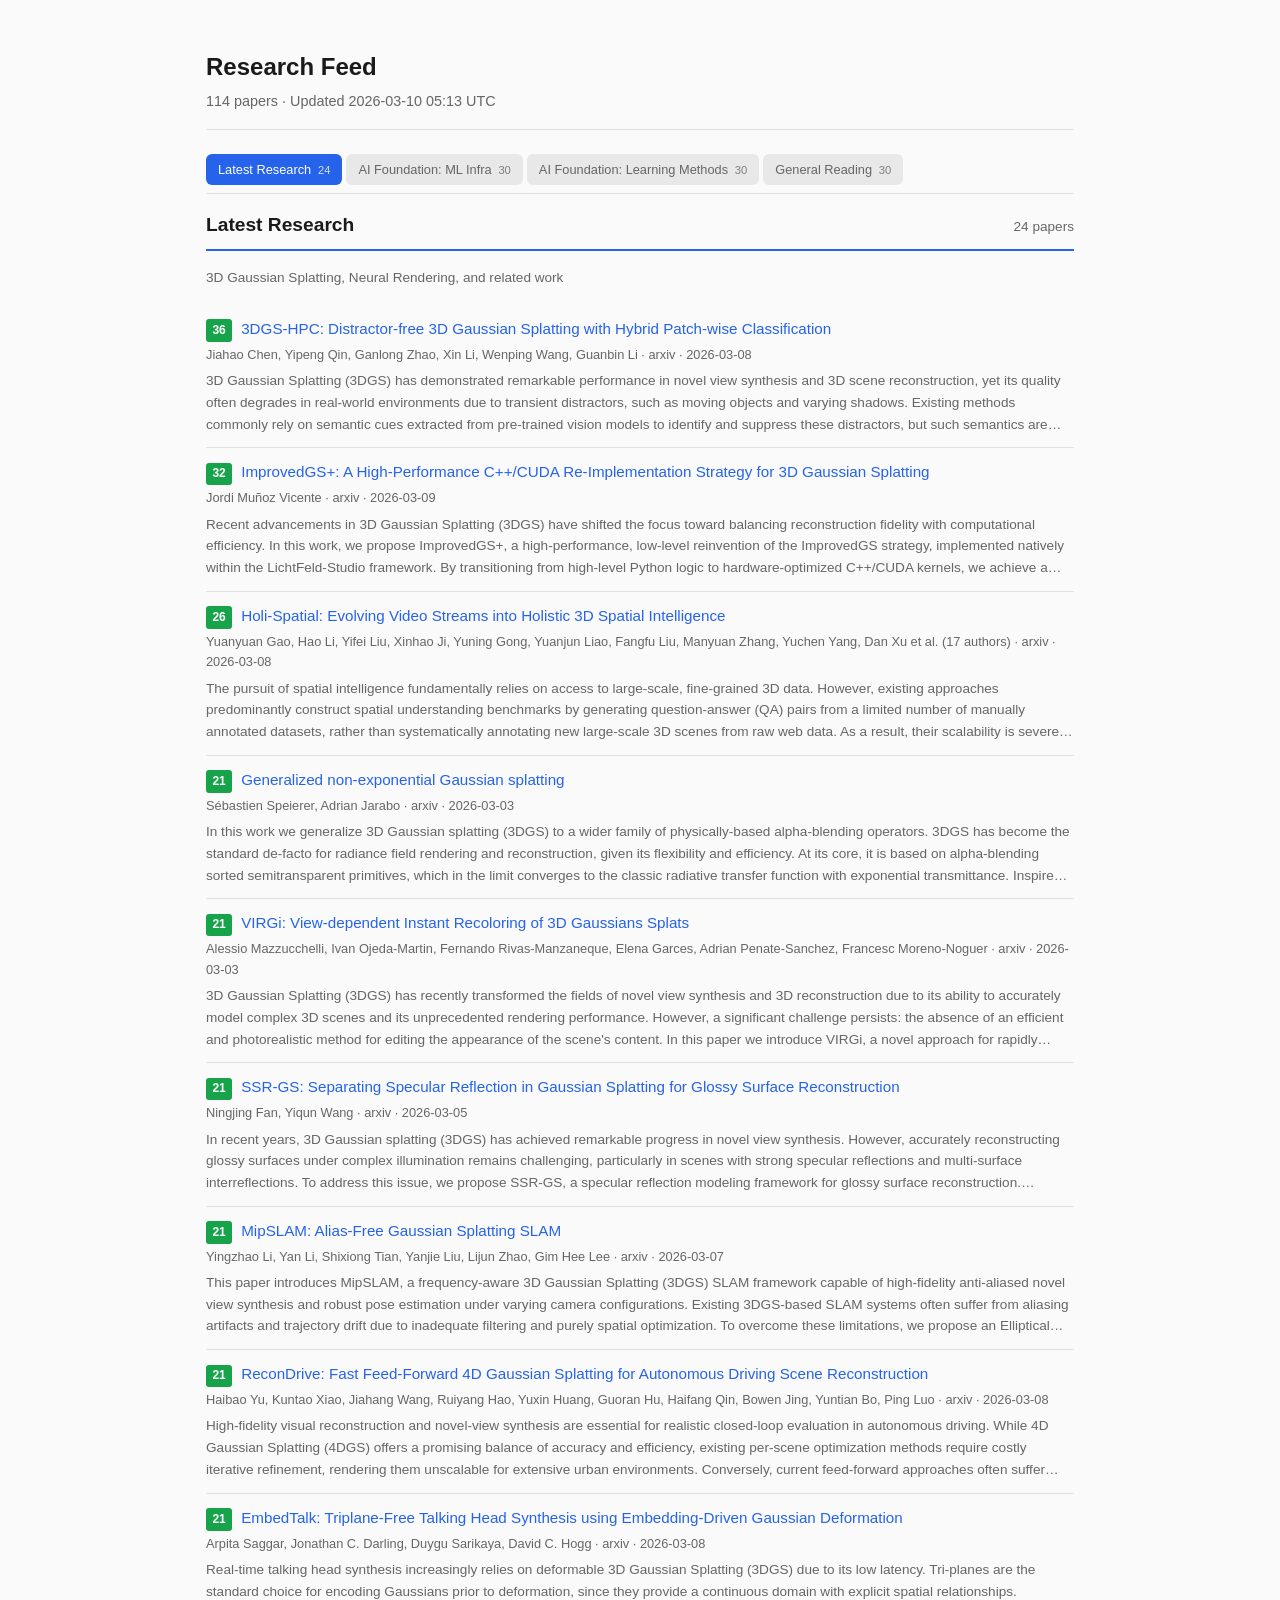
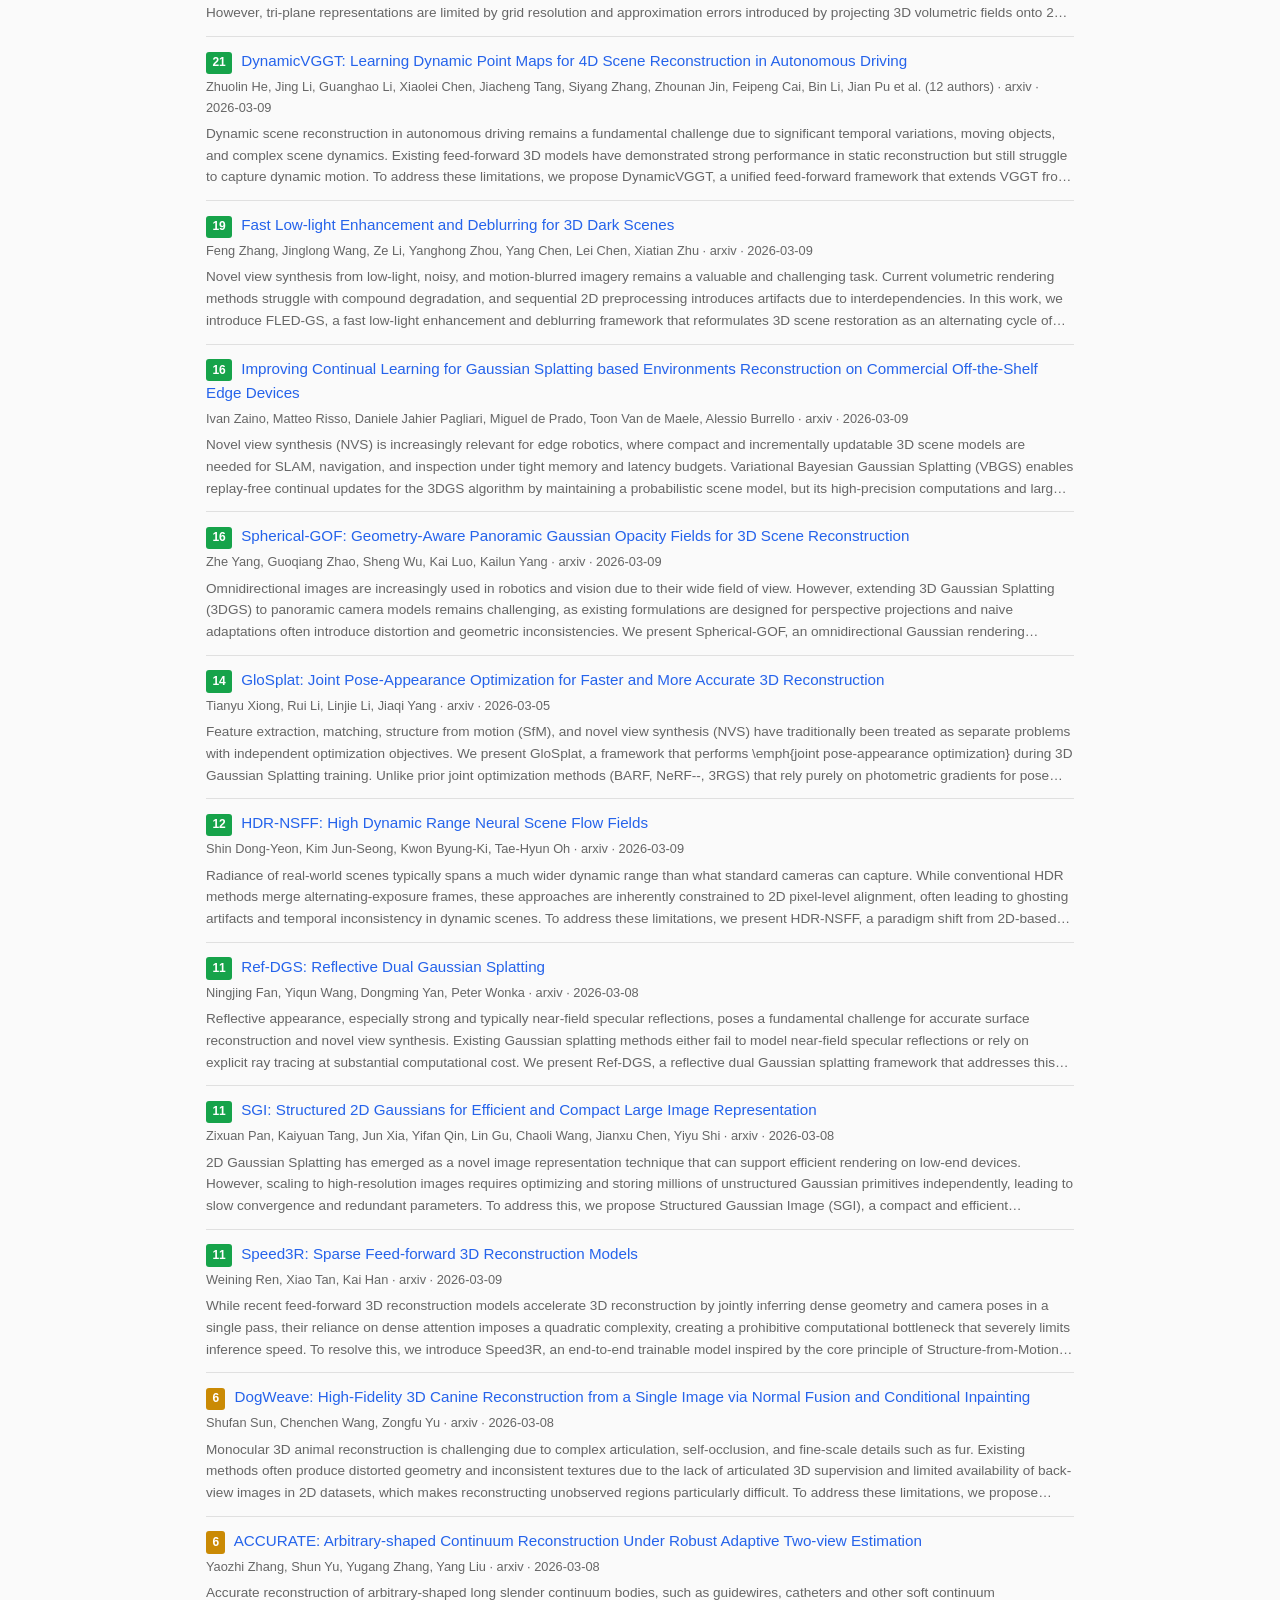
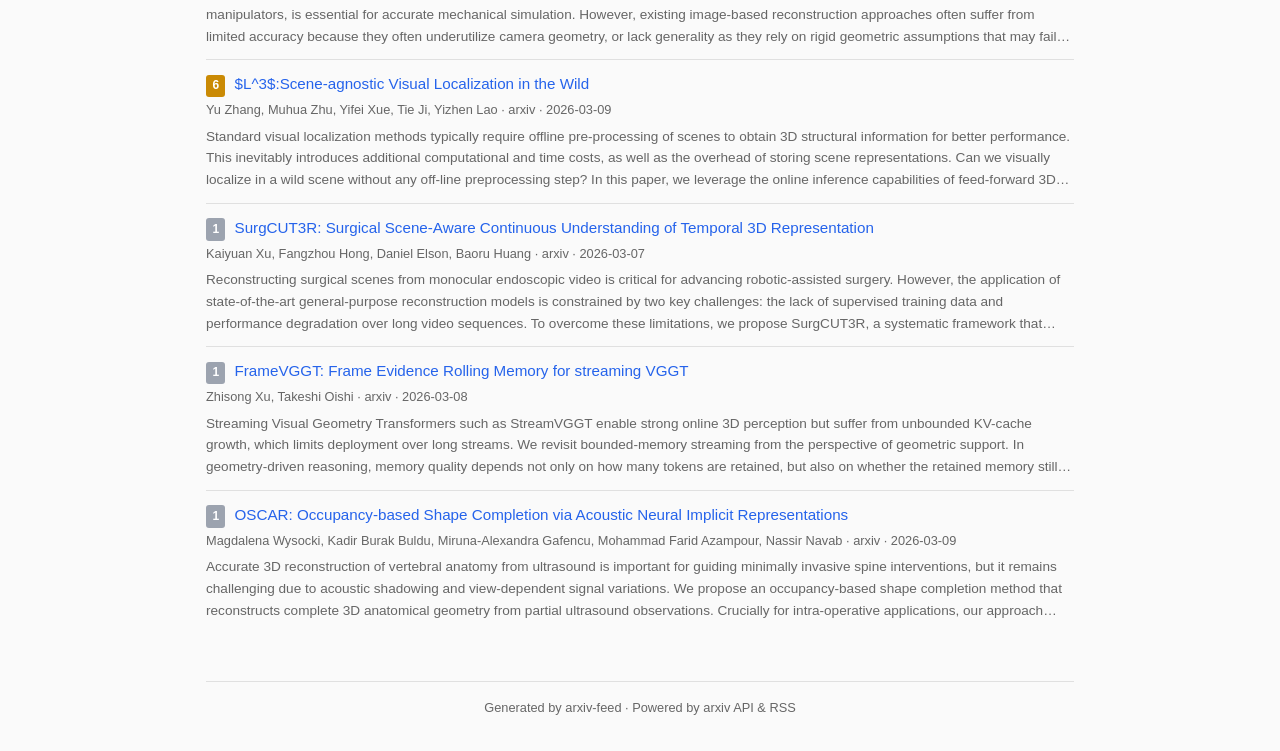
<file: docs/index.html>
<!DOCTYPE html>
<html lang="en">
<head>
  <meta charset="utf-8">
  <meta name="viewport" content="width=device-width, initial-scale=1">
  <title>Research Feed</title>
  <link rel="stylesheet" href="style.css">
</head>
<body>
  <header>
    <h1>Research Feed</h1>
    <p>114 papers &middot; Updated 2026-03-10 05:13 UTC</p>
  </header>

  <nav class="tabs">
    
    <button class="tab active" data-section="latest_research">
      Latest Research <span class="tab-count">24</span>
    </button>
    
    <button class="tab" data-section="ml_infra">
      AI Foundation: ML Infra <span class="tab-count">30</span>
    </button>
    
    <button class="tab" data-section="learning_methods">
      AI Foundation: Learning Methods <span class="tab-count">30</span>
    </button>
    
    <button class="tab" data-section="general_reading">
      General Reading <span class="tab-count">30</span>
    </button>
    
  </nav>

  
  <div class="section section-active" id="latest_research">
    <div class="section-header">
      <h2>Latest Research</h2>
      <span class="count">24 papers</span>
    </div>
    <p class="section-desc">3D Gaussian Splatting, Neural Rendering, and related work</p>

    
    <div class="paper">
      <div class="paper-title">
        
        <span class="score score-high">36</span>
        
        <a href="http://arxiv.org/abs/2603.07587v1" target="_blank" rel="noopener">3DGS-HPC: Distractor-free 3D Gaussian Splatting with Hybrid Patch-wise Classification</a>
      </div>
      <div class="paper-meta">
        Jiahao Chen, Yipeng Qin, Ganlong Zhao, Xin Li, Wenping Wang, Guanbin Li
        &middot; arxiv
        
        &middot; 2026-03-08
        
      </div>
      
      <div class="paper-abstract">3D Gaussian Splatting (3DGS) has demonstrated remarkable performance in novel view synthesis and 3D scene reconstruction, yet its quality often degrades in real-world environments due to transient distractors, such as moving objects and varying shadows. Existing methods commonly rely on semantic cues extracted from pre-trained vision models to identify and suppress these distractors, but such semantics are misaligned with the binary distinction between static and transient regions and remain fragile under the appearance perturbations introduced during 3DGS optimization. We propose 3DGS-HPC, a framework that circumvents these limitations by combining two complementary principles: a patch-wise classification strategy that leverages local spatial consistency for robust region-level decisions, and a hybrid classification metric that adaptively integrates photometric and perceptual cues for more reliable separation. Extensive experiments demonstrate the superiority and robustness of our met</div>
      
    </div>
    
    <div class="paper">
      <div class="paper-title">
        
        <span class="score score-high">32</span>
        
        <a href="http://arxiv.org/abs/2603.08661v1" target="_blank" rel="noopener">ImprovedGS+: A High-Performance C++/CUDA Re-Implementation Strategy for 3D Gaussian Splatting</a>
      </div>
      <div class="paper-meta">
        Jordi Muñoz Vicente
        &middot; arxiv
        
        &middot; 2026-03-09
        
      </div>
      
      <div class="paper-abstract">Recent advancements in 3D Gaussian Splatting (3DGS) have shifted the focus toward balancing reconstruction fidelity with computational efficiency. In this work, we propose ImprovedGS+, a high-performance, low-level reinvention of the ImprovedGS strategy, implemented natively within the LichtFeld-Studio framework. By transitioning from high-level Python logic to hardware-optimized C++/CUDA kernels, we achieve a significant reduction in host-device synchronization and training latency. Our implementation introduces a Long-Axis-Split (LAS) CUDA kernel, custom Laplacian-based importance kernels with Non-Maximum Suppression (NMS) for edge scores, and an adaptive Exponential Scale Scheduler. Experimental results on the Mip-NeRF360 dataset demonstrate that ImprovedGS+ establishes a new Pareto-optimal front for scene reconstruction. Our 1M-budget variant outperforms the state-of-the-art MCMC baseline by achieving a 26.8% reduction in training time (saving 17 minutes per session) and utilizing </div>
      
    </div>
    
    <div class="paper">
      <div class="paper-title">
        
        <span class="score score-high">26</span>
        
        <a href="http://arxiv.org/abs/2603.07660v1" target="_blank" rel="noopener">Holi-Spatial: Evolving Video Streams into Holistic 3D Spatial Intelligence</a>
      </div>
      <div class="paper-meta">
        Yuanyuan Gao, Hao Li, Yifei Liu, Xinhao Ji, Yuning Gong, Yuanjun Liao, Fangfu Liu, Manyuan Zhang, Yuchen Yang, Dan Xu et al. (17 authors)
        &middot; arxiv
        
        &middot; 2026-03-08
        
      </div>
      
      <div class="paper-abstract">The pursuit of spatial intelligence fundamentally relies on access to large-scale, fine-grained 3D data. However, existing approaches predominantly construct spatial understanding benchmarks by generating question-answer (QA) pairs from a limited number of manually annotated datasets, rather than systematically annotating new large-scale 3D scenes from raw web data. As a result, their scalability is severely constrained, and model performance is further hindered by domain gaps inherent in these narrowly curated datasets.   In this work, we propose Holi-Spatial, the first fully automated, large-scale, spatially-aware multimodal dataset, constructed from raw video inputs without human intervention, using the proposed data curation pipeline. Holi-Spatial supports multi-level spatial supervision, ranging from geometrically accurate 3D Gaussian Splatting (3DGS) reconstructions with rendered depth maps to object-level and relational semantic annotations, together with corresponding spatial Q</div>
      
    </div>
    
    <div class="paper">
      <div class="paper-title">
        
        <span class="score score-high">21</span>
        
        <a href="http://arxiv.org/abs/2603.02887v2" target="_blank" rel="noopener">Generalized non-exponential Gaussian splatting</a>
      </div>
      <div class="paper-meta">
        Sébastien Speierer, Adrian Jarabo
        &middot; arxiv
        
        &middot; 2026-03-03
        
      </div>
      
      <div class="paper-abstract">In this work we generalize 3D Gaussian splatting (3DGS) to a wider family of physically-based alpha-blending operators. 3DGS has become the standard de-facto for radiance field rendering and reconstruction, given its flexibility and efficiency. At its core, it is based on alpha-blending sorted semitransparent primitives, which in the limit converges to the classic radiative transfer function with exponential transmittance. Inspired by recent research on non-exponential radiative transfer, we generalize the image formation model of 3DGS to non-exponential regimes. Based on this generalization, we use a quadratic transmittance to define sub-linear, linear, and super-linear versions of 3DGS, which exhibit faster-than-exponential decay. We demonstrate that these new non-exponential variants achieve similar quality than the original 3DGS but significantly reduce the number of overdraws, which result on speed-ups of up to $4\times$ in complex real-world captures, on a ray-tracing-based rende</div>
      
    </div>
    
    <div class="paper">
      <div class="paper-title">
        
        <span class="score score-high">21</span>
        
        <a href="http://arxiv.org/abs/2603.02986v1" target="_blank" rel="noopener">VIRGi: View-dependent Instant Recoloring of 3D Gaussians Splats</a>
      </div>
      <div class="paper-meta">
        Alessio Mazzucchelli, Ivan Ojeda-Martin, Fernando Rivas-Manzaneque, Elena Garces, Adrian Penate-Sanchez, Francesc Moreno-Noguer
        &middot; arxiv
        
        &middot; 2026-03-03
        
      </div>
      
      <div class="paper-abstract">3D Gaussian Splatting (3DGS) has recently transformed the fields of novel view synthesis and 3D reconstruction due to its ability to accurately model complex 3D scenes and its unprecedented rendering performance. However, a significant challenge persists: the absence of an efficient and photorealistic method for editing the appearance of the scene&#39;s content. In this paper we introduce VIRGi, a novel approach for rapidly editing the color of scenes modeled by 3DGS while preserving view-dependent effects such as specular highlights. Key to our method are a novel architecture that separates color into diffuse and view-dependent components, and a multi-view training strategy that integrates image patches from multiple viewpoints. Improving over the conventional single-view batch training, our 3DGS representation provides more accurate reconstruction and serves as a solid representation for the recoloring task. For 3DGS recoloring, we then introduce a rapid scheme requiring only one manuall</div>
      
    </div>
    
    <div class="paper">
      <div class="paper-title">
        
        <span class="score score-high">21</span>
        
        <a href="http://arxiv.org/abs/2603.05152v1" target="_blank" rel="noopener">SSR-GS: Separating Specular Reflection in Gaussian Splatting for Glossy Surface Reconstruction</a>
      </div>
      <div class="paper-meta">
        Ningjing Fan, Yiqun Wang
        &middot; arxiv
        
        &middot; 2026-03-05
        
      </div>
      
      <div class="paper-abstract">In recent years, 3D Gaussian splatting (3DGS) has achieved remarkable progress in novel view synthesis. However, accurately reconstructing glossy surfaces under complex illumination remains challenging, particularly in scenes with strong specular reflections and multi-surface interreflections. To address this issue, we propose SSR-GS, a specular reflection modeling framework for glossy surface reconstruction. Specifically, we introduce a prefiltered Mip-Cubemap to model direct specular reflections efficiently, and propose an IndiASG module to capture indirect specular reflections.   Furthermore, we design Visual Geometry Priors (VGP) that couple a reflection-aware visual prior via a reflection score (RS) to downweight the photometric loss contribution of reflection-dominated regions, with geometry priors derived from VGGT, including progressively decayed depth supervision and transformed normal constraints. Extensive experiments on both synthetic and real-world datasets demonstrate tha</div>
      
    </div>
    
    <div class="paper">
      <div class="paper-title">
        
        <span class="score score-high">21</span>
        
        <a href="http://arxiv.org/abs/2603.06989v1" target="_blank" rel="noopener">MipSLAM: Alias-Free Gaussian Splatting SLAM</a>
      </div>
      <div class="paper-meta">
        Yingzhao Li, Yan Li, Shixiong Tian, Yanjie Liu, Lijun Zhao, Gim Hee Lee
        &middot; arxiv
        
        &middot; 2026-03-07
        
      </div>
      
      <div class="paper-abstract">This paper introduces MipSLAM, a frequency-aware 3D Gaussian Splatting (3DGS) SLAM framework capable of high-fidelity anti-aliased novel view synthesis and robust pose estimation under varying camera configurations. Existing 3DGS-based SLAM systems often suffer from aliasing artifacts and trajectory drift due to inadequate filtering and purely spatial optimization. To overcome these limitations, we propose an Elliptical Adaptive Anti-aliasing (EAA) algorithm that approximates Gaussian contributions via geometry-aware numerical integration, avoiding costly analytic computation. Furthermore, we present a Spectral-Aware Pose Graph Optimization (SA-PGO) module that reformulates trajectory estimation in the frequency domain, effectively suppressing high-frequency noise and drift through graph Laplacian analysis. A novel local frequency-domain perceptual loss is also introduced to enhance fine-grained geometric detail recovery. Extensive evaluations on Replica and TUM datasets demonstrate th</div>
      
    </div>
    
    <div class="paper">
      <div class="paper-title">
        
        <span class="score score-high">21</span>
        
        <a href="http://arxiv.org/abs/2603.07552v1" target="_blank" rel="noopener">ReconDrive: Fast Feed-Forward 4D Gaussian Splatting for Autonomous Driving Scene Reconstruction</a>
      </div>
      <div class="paper-meta">
        Haibao Yu, Kuntao Xiao, Jiahang Wang, Ruiyang Hao, Yuxin Huang, Guoran Hu, Haifang Qin, Bowen Jing, Yuntian Bo, Ping Luo
        &middot; arxiv
        
        &middot; 2026-03-08
        
      </div>
      
      <div class="paper-abstract">High-fidelity visual reconstruction and novel-view synthesis are essential for realistic closed-loop evaluation in autonomous driving. While 4D Gaussian Splatting (4DGS) offers a promising balance of accuracy and efficiency, existing per-scene optimization methods require costly iterative refinement, rendering them unscalable for extensive urban environments. Conversely, current feed-forward approaches often suffer from degraded photometric quality. To address these limitations, we propose ReconDrive, a feed-forward framework that leverages and extends the 3D foundation model VGGT for rapid, high-fidelity 4DGS generation. Our architecture introduces two core adaptations to tailor the foundation model to dynamic driving scenes: (1) Hybrid Gaussian Prediction Heads, which decouple the regression of spatial coordinates and appearance attributes to overcome the photometric deficiencies inherent in generalized foundation features; and (2) a Static-Dynamic 4D Composition strategy that explic</div>
      
    </div>
    
    <div class="paper">
      <div class="paper-title">
        
        <span class="score score-high">21</span>
        
        <a href="http://arxiv.org/abs/2603.07604v1" target="_blank" rel="noopener">EmbedTalk: Triplane-Free Talking Head Synthesis using Embedding-Driven Gaussian Deformation</a>
      </div>
      <div class="paper-meta">
        Arpita Saggar, Jonathan C. Darling, Duygu Sarikaya, David C. Hogg
        &middot; arxiv
        
        &middot; 2026-03-08
        
      </div>
      
      <div class="paper-abstract">Real-time talking head synthesis increasingly relies on deformable 3D Gaussian Splatting (3DGS) due to its low latency. Tri-planes are the standard choice for encoding Gaussians prior to deformation, since they provide a continuous domain with explicit spatial relationships. However, tri-plane representations are limited by grid resolution and approximation errors introduced by projecting 3D volumetric fields onto 2D subspaces. Recent work has shown the superiority of learnt embeddings for driving temporal deformations in 4D scene reconstruction. We introduce $\textbf{EmbedTalk}$, which shows how such embeddings can be leveraged for modelling speech deformations in talking head synthesis. Through comprehensive experiments, we show that EmbedTalk outperforms existing 3DGS-based methods in rendering quality, lip synchronisation, and motion consistency, while remaining competitive with state-of-the-art generative models. Moreover, replacing the tri-plane encoding with learnt embeddings en</div>
      
    </div>
    
    <div class="paper">
      <div class="paper-title">
        
        <span class="score score-high">21</span>
        
        <a href="http://arxiv.org/abs/2603.08254v1" target="_blank" rel="noopener">DynamicVGGT: Learning Dynamic Point Maps for 4D Scene Reconstruction in Autonomous Driving</a>
      </div>
      <div class="paper-meta">
        Zhuolin He, Jing Li, Guanghao Li, Xiaolei Chen, Jiacheng Tang, Siyang Zhang, Zhounan Jin, Feipeng Cai, Bin Li, Jian Pu et al. (12 authors)
        &middot; arxiv
        
        &middot; 2026-03-09
        
      </div>
      
      <div class="paper-abstract">Dynamic scene reconstruction in autonomous driving remains a fundamental challenge due to significant temporal variations, moving objects, and complex scene dynamics. Existing feed-forward 3D models have demonstrated strong performance in static reconstruction but still struggle to capture dynamic motion. To address these limitations, we propose DynamicVGGT, a unified feed-forward framework that extends VGGT from static 3D perception to dynamic 4D reconstruction. Our goal is to model point motion within feed-forward 3D models in a dynamic and temporally coherent manner. To this end, we jointly predict the current and future point maps within a shared reference coordinate system, allowing the model to implicitly learn dynamic point representations through temporal correspondence. To efficiently capture temporal dependencies, we introduce a Motion-aware Temporal Attention (MTA) module that learns motion continuity. Furthermore, we design a Dynamic 3D Gaussian Splatting Head that explicit</div>
      
    </div>
    
    <div class="paper">
      <div class="paper-title">
        
        <span class="score score-high">19</span>
        
        <a href="http://arxiv.org/abs/2603.08133v1" target="_blank" rel="noopener">Fast Low-light Enhancement and Deblurring for 3D Dark Scenes</a>
      </div>
      <div class="paper-meta">
        Feng Zhang, Jinglong Wang, Ze Li, Yanghong Zhou, Yang Chen, Lei Chen, Xiatian Zhu
        &middot; arxiv
        
        &middot; 2026-03-09
        
      </div>
      
      <div class="paper-abstract">Novel view synthesis from low-light, noisy, and motion-blurred imagery remains a valuable and challenging task. Current volumetric rendering methods struggle with compound degradation, and sequential 2D preprocessing introduces artifacts due to interdependencies. In this work, we introduce FLED-GS, a fast low-light enhancement and deblurring framework that reformulates 3D scene restoration as an alternating cycle of enhancement and reconstruction. Specifically, FLED-GS inserts several intermediate brightness anchors to enable progressive recovery, preventing noise blow-up from harming deblurring or geometry. Each iteration sharpens inputs with an off-the-shelf 2D deblurrer and then performs noise-aware 3DGS reconstruction that estimates and suppresses noise while producing clean priors for the next level. Experiments show FLED-GS outperforms state-of-the-art LuSh-NeRF, achieving 21$\times$ faster training and 11$\times$ faster rendering.</div>
      
    </div>
    
    <div class="paper">
      <div class="paper-title">
        
        <span class="score score-high">16</span>
        
        <a href="http://arxiv.org/abs/2603.08499v1" target="_blank" rel="noopener">Improving Continual Learning for Gaussian Splatting based Environments Reconstruction on Commercial Off-the-Shelf Edge Devices</a>
      </div>
      <div class="paper-meta">
        Ivan Zaino, Matteo Risso, Daniele Jahier Pagliari, Miguel de Prado, Toon Van de Maele, Alessio Burrello
        &middot; arxiv
        
        &middot; 2026-03-09
        
      </div>
      
      <div class="paper-abstract">Novel view synthesis (NVS) is increasingly relevant for edge robotics, where compact and incrementally updatable 3D scene models are needed for SLAM, navigation, and inspection under tight memory and latency budgets. Variational Bayesian Gaussian Splatting (VBGS) enables replay-free continual updates for the 3DGS algorithm by maintaining a probabilistic scene model, but its high-precision computations and large intermediate tensors make on-device training impractical. We present a precision-adaptive optimization framework that enables VBGS training on resource-constrained hardware without altering its variational formulation. We (i) profile VBGS to identify memory/latency hotspots, (ii) fuse memory-dominant kernels to reduce materialized intermediate tensors, and (iii) automatically assign operation-level precisions via a mixed-precision search with bounded relative error. Across the Blender, Habitat, and Replica datasets, our optimised pipeline reduces peak memory from 9.44 GB to 1.11</div>
      
    </div>
    
    <div class="paper">
      <div class="paper-title">
        
        <span class="score score-high">16</span>
        
        <a href="http://arxiv.org/abs/2603.08503v1" target="_blank" rel="noopener">Spherical-GOF: Geometry-Aware Panoramic Gaussian Opacity Fields for 3D Scene Reconstruction</a>
      </div>
      <div class="paper-meta">
        Zhe Yang, Guoqiang Zhao, Sheng Wu, Kai Luo, Kailun Yang
        &middot; arxiv
        
        &middot; 2026-03-09
        
      </div>
      
      <div class="paper-abstract">Omnidirectional images are increasingly used in robotics and vision due to their wide field of view. However, extending 3D Gaussian Splatting (3DGS) to panoramic camera models remains challenging, as existing formulations are designed for perspective projections and naive adaptations often introduce distortion and geometric inconsistencies. We present Spherical-GOF, an omnidirectional Gaussian rendering framework built upon Gaussian Opacity Fields (GOF). Unlike projection-based rasterization, Spherical-GOF performs GOF ray sampling directly on the unit sphere in spherical ray space, enabling consistent ray-Gaussian interactions for panoramic rendering. To make the spherical ray casting efficient and robust, we derive a conservative spherical bounding rule for fast ray-Gaussian culling and introduce a spherical filtering scheme that adapts Gaussian footprints to distortion-varying panoramic pixel sampling. Extensive experiments on standard panoramic benchmarks (OmniBlender and OmniPhoto</div>
      
    </div>
    
    <div class="paper">
      <div class="paper-title">
        
        <span class="score score-high">14</span>
        
        <a href="http://arxiv.org/abs/2603.04847v1" target="_blank" rel="noopener">GloSplat: Joint Pose-Appearance Optimization for Faster and More Accurate 3D Reconstruction</a>
      </div>
      <div class="paper-meta">
        Tianyu Xiong, Rui Li, Linjie Li, Jiaqi Yang
        &middot; arxiv
        
        &middot; 2026-03-05
        
      </div>
      
      <div class="paper-abstract">Feature extraction, matching, structure from motion (SfM), and novel view synthesis (NVS) have traditionally been treated as separate problems with independent optimization objectives. We present GloSplat, a framework that performs \emph{joint pose-appearance optimization} during 3D Gaussian Splatting training. Unlike prior joint optimization methods (BARF, NeRF--, 3RGS) that rely purely on photometric gradients for pose refinement, GloSplat preserves \emph{explicit SfM feature tracks} as first-class entities throughout training: track 3D points are maintained as separate optimizable parameters from Gaussian primitives, providing persistent geometric anchors via a reprojection loss that operates alongside photometric supervision. This architectural choice prevents early-stage pose drift while enabling fine-grained refinement -- a capability absent in photometric-only approaches. We introduce two pipeline variants: (1) \textbf{GloSplat-F}, a COLMAP-free variant using retrieval-based pai</div>
      
    </div>
    
    <div class="paper">
      <div class="paper-title">
        
        <span class="score score-high">12</span>
        
        <a href="http://arxiv.org/abs/2603.08313v1" target="_blank" rel="noopener">HDR-NSFF: High Dynamic Range Neural Scene Flow Fields</a>
      </div>
      <div class="paper-meta">
        Shin Dong-Yeon, Kim Jun-Seong, Kwon Byung-Ki, Tae-Hyun Oh
        &middot; arxiv
        
        &middot; 2026-03-09
        
      </div>
      
      <div class="paper-abstract">Radiance of real-world scenes typically spans a much wider dynamic range than what standard cameras can capture. While conventional HDR methods merge alternating-exposure frames, these approaches are inherently constrained to 2D pixel-level alignment, often leading to ghosting artifacts and temporal inconsistency in dynamic scenes. To address these limitations, we present HDR-NSFF, a paradigm shift from 2D-based merging to 4D spatio-temporal modeling. Our framework reconstructs dynamic HDR radiance fields from alternating-exposure monocular videos by representing the scene as a continuous function of space and time, and is compatible with both neural radiance field and 4D Gaussian Splatting (4DGS) based dynamic representations. This unified end-to-end pipeline explicitly models HDR radiance, 3D scene flow, geometry, and tone-mapping, ensuring physical plausibility and global coherence. We further enhance robustness by (i) extending semantic-based optical flow with DINO features to achi</div>
      
    </div>
    
    <div class="paper">
      <div class="paper-title">
        
        <span class="score score-high">11</span>
        
        <a href="http://arxiv.org/abs/2603.07664v1" target="_blank" rel="noopener">Ref-DGS: Reflective Dual Gaussian Splatting</a>
      </div>
      <div class="paper-meta">
        Ningjing Fan, Yiqun Wang, Dongming Yan, Peter Wonka
        &middot; arxiv
        
        &middot; 2026-03-08
        
      </div>
      
      <div class="paper-abstract">Reflective appearance, especially strong and typically near-field specular reflections, poses a fundamental challenge for accurate surface reconstruction and novel view synthesis. Existing Gaussian splatting methods either fail to model near-field specular reflections or rely on explicit ray tracing at substantial computational cost. We present Ref-DGS, a reflective dual Gaussian splatting framework that addresses this trade-off by decoupling surface reconstruction from specular reflection within an efficient rasterization-based pipeline. Ref-DGS introduces a dual Gaussian scene representation consisting of geometry Gaussians and complementary local reflection Gaussians that capture near-field specular interactions without explicit ray tracing, along with a global environment reflection field for modeling far-field specular reflections. To predict specular radiance, we further propose a lightweight, physically-aware adaptive mixing shader that fuses global and local reflection features</div>
      
    </div>
    
    <div class="paper">
      <div class="paper-title">
        
        <span class="score score-high">11</span>
        
        <a href="http://arxiv.org/abs/2603.07789v1" target="_blank" rel="noopener">SGI: Structured 2D Gaussians for Efficient and Compact Large Image Representation</a>
      </div>
      <div class="paper-meta">
        Zixuan Pan, Kaiyuan Tang, Jun Xia, Yifan Qin, Lin Gu, Chaoli Wang, Jianxu Chen, Yiyu Shi
        &middot; arxiv
        
        &middot; 2026-03-08
        
      </div>
      
      <div class="paper-abstract">2D Gaussian Splatting has emerged as a novel image representation technique that can support efficient rendering on low-end devices. However, scaling to high-resolution images requires optimizing and storing millions of unstructured Gaussian primitives independently, leading to slow convergence and redundant parameters. To address this, we propose Structured Gaussian Image (SGI), a compact and efficient framework for representing high-resolution images. SGI decomposes a complex image into multi-scale local spaces defined by a set of seeds. Each seed corresponds to a spatially coherent region and, together with lightweight multi-layer perceptrons (MLPs), generates structured implicit 2D neural Gaussians. This seed-based formulation imposes structural regularity on otherwise unstructured Gaussian primitives, which facilitates entropy-based compression at the seed level to reduce the total storage. However, optimizing seed parameters directly on high-resolution images is a challenging and</div>
      
    </div>
    
    <div class="paper">
      <div class="paper-title">
        
        <span class="score score-high">11</span>
        
        <a href="http://arxiv.org/abs/2603.08055v1" target="_blank" rel="noopener">Speed3R: Sparse Feed-forward 3D Reconstruction Models</a>
      </div>
      <div class="paper-meta">
        Weining Ren, Xiao Tan, Kai Han
        &middot; arxiv
        
        &middot; 2026-03-09
        
      </div>
      
      <div class="paper-abstract">While recent feed-forward 3D reconstruction models accelerate 3D reconstruction by jointly inferring dense geometry and camera poses in a single pass, their reliance on dense attention imposes a quadratic complexity, creating a prohibitive computational bottleneck that severely limits inference speed. To resolve this, we introduce Speed3R, an end-to-end trainable model inspired by the core principle of Structure-from-Motion: that a sparse set of keypoints is sufficient for robust pose estimation. Speed3R features a dual-branch attention mechanism where a compression branch creates a coarse contextual prior to guide a selection branch, which performs fine-grained attention only on the most informative image tokens. This strategy mimics the efficiency of traditional keypoint matching, achieving a remarkable 12.4x inference speedup on 1000-view sequences, while introducing a minimal, controlled trade-off in geometric accuracy. Validated on standard benchmarks with both VGGT and $π^3$ back</div>
      
    </div>
    
    <div class="paper">
      <div class="paper-title">
        
        <span class="score score-mid">6</span>
        
        <a href="http://arxiv.org/abs/2603.07441v1" target="_blank" rel="noopener">DogWeave: High-Fidelity 3D Canine Reconstruction from a Single Image via Normal Fusion and Conditional Inpainting</a>
      </div>
      <div class="paper-meta">
        Shufan Sun, Chenchen Wang, Zongfu Yu
        &middot; arxiv
        
        &middot; 2026-03-08
        
      </div>
      
      <div class="paper-abstract">Monocular 3D animal reconstruction is challenging due to complex articulation, self-occlusion, and fine-scale details such as fur. Existing methods often produce distorted geometry and inconsistent textures due to the lack of articulated 3D supervision and limited availability of back-view images in 2D datasets, which makes reconstructing unobserved regions particularly difficult. To address these limitations, we propose DogWeave, a model-based framework for reconstructing high-fidelity 3D canine models from a single RGB image. DogWeave improves geometry by refining a coarsely-initiated parametric mesh into a detailed SDF representation through multi-view normal field optimization using diffusion-enhanced normals. It then generates view-consistent textures through conditional partial inpainting guided by structure and style cues, enabling realistic reconstruction of unobserved regions. Using only about 7,000 dog images processed via our 2D pipeline for training, DogWeave produces compl</div>
      
    </div>
    
    <div class="paper">
      <div class="paper-title">
        
        <span class="score score-mid">6</span>
        
        <a href="http://arxiv.org/abs/2603.07533v1" target="_blank" rel="noopener">ACCURATE: Arbitrary-shaped Continuum Reconstruction Under Robust Adaptive Two-view Estimation</a>
      </div>
      <div class="paper-meta">
        Yaozhi Zhang, Shun Yu, Yugang Zhang, Yang Liu
        &middot; arxiv
        
        &middot; 2026-03-08
        
      </div>
      
      <div class="paper-abstract">Accurate reconstruction of arbitrary-shaped long slender continuum bodies, such as guidewires, catheters and other soft continuum manipulators, is essential for accurate mechanical simulation. However, existing image-based reconstruction approaches often suffer from limited accuracy because they often underutilize camera geometry, or lack generality as they rely on rigid geometric assumptions that may fail for continuum robots with complex and highly deformable shapes. To address these limitations, we propose ACCURATE, a 3D reconstruction framework integrating an image segmentation neural network with a geometry-constrained topology traversal and dynamic programming algorithm that enforces global biplanar geometric consistency, minimizes the cumulative point-to-epipolar-line distance, and remains robust to occlusions and epipolar ambiguities cases caused by noise and discretization. Our method achieves high reconstruction accuracy on both simulated and real phantom datasets acquired us</div>
      
    </div>
    
    <div class="paper">
      <div class="paper-title">
        
        <span class="score score-mid">6</span>
        
        <a href="http://arxiv.org/abs/2603.07937v1" target="_blank" rel="noopener">$L^3$:Scene-agnostic Visual Localization in the Wild</a>
      </div>
      <div class="paper-meta">
        Yu Zhang, Muhua Zhu, Yifei Xue, Tie Ji, Yizhen Lao
        &middot; arxiv
        
        &middot; 2026-03-09
        
      </div>
      
      <div class="paper-abstract">Standard visual localization methods typically require offline pre-processing of scenes to obtain 3D structural information for better performance. This inevitably introduces additional computational and time costs, as well as the overhead of storing scene representations. Can we visually localize in a wild scene without any off-line preprocessing step? In this paper, we leverage the online inference capabilities of feed-forward 3D reconstruction networks to propose a novel map-free visual localization framework $L^3$. Specifically, by performing direct online 3D reconstruction on RGB images, followed by two-stage metric scale recovery and pose refinement based on 2D-3D correspondences, $L^3$ achieves high accuracy without the need to pre-build or store any offline scene representations. Extensive experiments demonstrate $L^3$ not only that the performance is comparable to state-of-the-art solutions on various benchmarks, but also that it exhibits significantly superior robustness in s</div>
      
    </div>
    
    <div class="paper">
      <div class="paper-title">
        
        <span class="score score-low">1</span>
        
        <a href="http://arxiv.org/abs/2603.06971v1" target="_blank" rel="noopener">SurgCUT3R: Surgical Scene-Aware Continuous Understanding of Temporal 3D Representation</a>
      </div>
      <div class="paper-meta">
        Kaiyuan Xu, Fangzhou Hong, Daniel Elson, Baoru Huang
        &middot; arxiv
        
        &middot; 2026-03-07
        
      </div>
      
      <div class="paper-abstract">Reconstructing surgical scenes from monocular endoscopic video is critical for advancing robotic-assisted surgery. However, the application of state-of-the-art general-purpose reconstruction models is constrained by two key challenges: the lack of supervised training data and performance degradation over long video sequences. To overcome these limitations, we propose SurgCUT3R, a systematic framework that adapts unified 3D reconstruction models to the surgical domain. Our contributions are threefold. First, we develop a data generation pipeline that exploits public stereo surgical datasets to produce large-scale, metric-scale pseudo-ground-truth depth maps, effectively bridging the data gap. Second, we propose a hybrid supervision strategy that couples our pseudo-ground-truth with geometric self-correction to enhance robustness against inherent data imperfections. Third, we introduce a hierarchical inference framework that employs two specialized models to effectively mitigate accumula</div>
      
    </div>
    
    <div class="paper">
      <div class="paper-title">
        
        <span class="score score-low">1</span>
        
        <a href="http://arxiv.org/abs/2603.07690v1" target="_blank" rel="noopener">FrameVGGT: Frame Evidence Rolling Memory for streaming VGGT</a>
      </div>
      <div class="paper-meta">
        Zhisong Xu, Takeshi Oishi
        &middot; arxiv
        
        &middot; 2026-03-08
        
      </div>
      
      <div class="paper-abstract">Streaming Visual Geometry Transformers such as StreamVGGT enable strong online 3D perception but suffer from unbounded KV-cache growth, which limits deployment over long streams. We revisit bounded-memory streaming from the perspective of geometric support. In geometry-driven reasoning, memory quality depends not only on how many tokens are retained, but also on whether the retained memory still preserves sufficiently coherent local support. This suggests that token-level retention may become less suitable under fixed budgets, as it can thin the evidence available within each contributing frame and make subsequent fusion more sensitive to weakly aligned history. Motivated by this observation, we propose FrameVGGT, a frame-driven rolling explicit-memory framework that treats each frame&#39;s incremental KV contribution as a coherent evidence block. FrameVGGT summarizes each block into a compact prototype and maintains a fixed-capacity mid-term bank of complementary frame blocks under strict</div>
      
    </div>
    
    <div class="paper">
      <div class="paper-title">
        
        <span class="score score-low">1</span>
        
        <a href="http://arxiv.org/abs/2603.08279v1" target="_blank" rel="noopener">OSCAR: Occupancy-based Shape Completion via Acoustic Neural Implicit Representations</a>
      </div>
      <div class="paper-meta">
        Magdalena Wysocki, Kadir Burak Buldu, Miruna-Alexandra Gafencu, Mohammad Farid Azampour, Nassir Navab
        &middot; arxiv
        
        &middot; 2026-03-09
        
      </div>
      
      <div class="paper-abstract">Accurate 3D reconstruction of vertebral anatomy from ultrasound is important for guiding minimally invasive spine interventions, but it remains challenging due to acoustic shadowing and view-dependent signal variations. We propose an occupancy-based shape completion method that reconstructs complete 3D anatomical geometry from partial ultrasound observations. Crucially for intra-operative applications, our approach extracts the anatomical surface directly from the image, avoiding the need for anatomical labels during inference. This label-free completion relies on a coupled latent space representing both the image appearance and the underlying anatomical shape. By leveraging a Neural Implicit Representation (NIR) that jointly models both spatial occupancy and acoustic interactions, the method uses acoustic parameters to become implicitly aware of the unseen regions without explicit shadowing labels through tracking acoustic signal transmission. We show that this method outperforms stat</div>
      
    </div>
    

    
  </div>
  
  <div class="section" id="ml_infra">
    <div class="section-header">
      <h2>AI Foundation: ML Infra</h2>
      <span class="count">30 papers</span>
    </div>
    <p class="section-desc">Flash Attention, KV Cache, Quantization, Efficient Serving</p>

    
    <div class="paper">
      <div class="paper-title">
        
        <span class="score score-high">18</span>
        
        <a href="https://huyenchip.com//2024/02/28/predictive-human-preference.html" target="_blank" rel="noopener">Predictive Human Preference: From Model Ranking to Model Routing</a>
      </div>
      <div class="paper-meta">
        Chip Huyen
        &middot; blog
        
        &middot; 2024-02-28
        
      </div>
      
      <div class="paper-abstract">A challenge of building AI applications is choosing which model to use. What if we don’t have to? What if we can predict the best model for any prompt? Predictive human preference aims to predict which model users might prefer for a specific query. Human preference has emerged to be both the Northstar and a powerful tool for AI model development. Human preference guides post-training techniques including RLHF and DPO. Human preference is also used to rank AI models, as used by LMSYS’s Chatbot Ar</div>
      
    </div>
    
    <div class="paper">
      <div class="paper-title">
        
        <span class="score score-high">16</span>
        
        <a href="http://arxiv.org/abs/2603.08065v1" target="_blank" rel="noopener">Deterministic Differentiable Structured Pruning for Large Language Models</a>
      </div>
      <div class="paper-meta">
        Weiyu Huang, Pengle Zhang, Xiaolu Zhang, Jun Zhou, Jun Zhu, Jianfei Chen
        &middot; arxiv
        
        &middot; 2026-03-09
        
      </div>
      
      <div class="paper-abstract">Structured pruning reduces LLM inference cost by removing low-importance architectural components. This can be viewed as learning a multiplicative gate for each component under an l0 sparsity constraint. Due to the discreteness of the l0 norm, prior work typically adopts stochastic hard-concrete relaxations to enable differentiable optimization; however, this stochasticity can introduce a train--test mismatch when sampled masks are discretized for deployment and restricts masks to a bounded, near-binary range. To address this, we propose Deterministic Differentiable Pruning (DDP), a mask-only optimization method that eliminates stochasticity by directly optimizing a deterministic soft surrogate of the discrete l0 objective. Compared with prior approaches, DDP offers greater expressiveness, reduced train--test mismatch, and faster convergence. We apply our method to several dense and MoE models, including Qwen3-32B and Qwen3-30B-A3B, achieving a performance loss as small as 1% on downst</div>
      
    </div>
    
    <div class="paper">
      <div class="paper-title">
        
        <span class="score score-high">15</span>
        
        <a href="http://arxiv.org/abs/2603.04797v1" target="_blank" rel="noopener">Hardware-Software Co-design for 3D-DRAM-based LLM Serving Accelerator</a>
      </div>
      <div class="paper-meta">
        Cong Li, Yihan Yin, Chenhao Xue, Zhao Wang, Fujun Bai, Yixin Guo, Xiping Jiang, Qiang Wu, Yuan Xie, Guangyu Sun
        &middot; arxiv
        
        &middot; 2026-03-05
        
      </div>
      
      <div class="paper-abstract">Large language models (LLMs) have been widely deployed for online generative services, where numerous LLM instances jointly handle workloads with fluctuating request arrival rates and variable request lengths. To efficiently execute coexisting compute-intensive and memory-intensive operators, near-memory processing (NMP) based computing paradigm has been extensively proposed. However, existing NMP designs adopt coarse-grained KV cache management and inflexible attention execution flow. Such limitations hinder these proposals from efficiently handling \textit{highly dynamic} LLM serving workloads, limiting their ability to accelerate LLM serving.   To tackle these problems, we propose Helios, a Hybrid-bonding-based \uline{L}LM \uline{S}erving accelerator. Helios aims to bridge the fundamental gap between the dynamic nature of KV cache management in LLM serving and the distributed, non-uniform memory abstraction among NMP processing engines (PEs). To this end, we design both the intra-PE</div>
      
    </div>
    
    <div class="paper">
      <div class="paper-title">
        
        <span class="score score-high">11</span>
        
        <a href="http://arxiv.org/abs/2603.08526v1" target="_blank" rel="noopener">Towards Effective and Efficient Graph Alignment without Supervision</a>
      </div>
      <div class="paper-meta">
        Songyang Chen, Youfang Lin, Yu Liu, Shuai Zheng, Lei Zou
        &middot; arxiv
        
        &middot; 2026-03-09
        
      </div>
      
      <div class="paper-abstract">Unsupervised graph alignment aims to find the node correspondence across different graphs without any anchor node pairs. Despite the recent efforts utilizing deep learning-based techniques, such as the embedding and optimal transport (OT)-based approaches, we observe their limitations in terms of model accuracy-efficiency tradeoff. By focusing on the exploitation of local and global graph information, we formalize them as the ``local representation, global alignment&#39;&#39; paradigm, and present a new ``global representation and alignment&#39;&#39; paradigm to resolve the mismatch between the two phases in the alignment process. We then propose \underline{Gl}obal representation and \underline{o}ptimal transport-\underline{b}ased \underline{Align}ment (\texttt{GlobAlign}), and its variant, \texttt{GlobAlign-E}, for better \underline{E}fficiency. Our methods are equipped with the global attention mechanism and a hierarchical cross-graph transport cost, able to capture long-range and implicit node depe</div>
      
    </div>
    
    <div class="paper">
      <div class="paper-title">
        
        <span class="score score-high">11</span>
        
        <a href="http://arxiv.org/abs/2603.03592v1" target="_blank" rel="noopener">SENTINEL: Stagewise Integrity Verification for Pipeline Parallel Decentralized Training</a>
      </div>
      <div class="paper-meta">
        Hadi Mohaghegh Dolatabadi, Thalaiyasingam Ajanthan, Sameera Ramasinghe, Chamin P Hewa Koneputugodage, Gil Avraham, Yan Zuo, Violetta Shevchenko, Alexander Long
        &middot; arxiv
        
        &middot; 2026-03-03
        
      </div>
      
      <div class="paper-abstract">Decentralized training introduces critical security risks when executed across untrusted, geographically distributed nodes. While existing Byzantine-tolerant literature addresses data parallel (DP) training through robust aggregation methods, pipeline parallelism (PP) presents fundamentally distinct challenges. In PP, model layers are distributed across workers where the activations and their gradients flow between stages rather than being aggregated, making traditional DP approaches inapplicable. We propose SENTINEL, a verification mechanism for PP training without computation duplication. SENTINEL employs lightweight momentum-based monitoring using exponential moving averages (EMAs) to detect corrupted inter-stage communication. Unlike existing Byzantine-tolerant approaches for DP that aggregate parameter gradients across replicas, our approach verifies sequential activation/gradient transmission between layers. We provide theoretical convergence guarantees for this new setting that </div>
      
    </div>
    
    <div class="paper">
      <div class="paper-title">
        
        <span class="score score-high">10</span>
        
        <a href="https://huyenchip.com//2023/06/07/generative-ai-strategy.html" target="_blank" rel="noopener">Generative AI Strategy</a>
      </div>
      <div class="paper-meta">
        Chip Huyen
        &middot; blog
        
        &middot; 2023-06-07
        
      </div>
      
      <div class="paper-abstract">I had a lot of fun preparing the talk: “Leadership needs us to do generative AI. What do we do?” for Fully Connected. The idea for the talk came from many conversations I’ve had recently with friends who need to figure out their generative AI strategy, but aren’t sure what exactly to do. This talk is a simple framework to explore what to do with generative AI. Many ideas are still being fleshed out. I hope to convert this into a proper post when I have more time. In the meantime, I’d love to hea</div>
      
    </div>
    
    <div class="paper">
      <div class="paper-title">
        
        <span class="score score-high">10</span>
        
        <a href="https://huyenchip.com//2023/08/16/llm-research-open-challenges.html" target="_blank" rel="noopener">Open challenges in LLM research</a>
      </div>
      <div class="paper-meta">
        Chip Huyen
        &middot; blog
        
        &middot; 2023-08-16
        
      </div>
      
      <div class="paper-abstract">[LinkedIn discussion, Twitter thread] Never before in my life had I seen so many smart people working on the same goal: making LLMs better. After talking to many people working in both industry and academia, I noticed the 10 major research directions that emerged. The first two directions, hallucinations and context learning, are probably the most talked about today. I’m the most excited about numbers 3 (multimodality), 5 (new architecture), and 6 (GPU alternatives). 1. Reduce and measure halluc</div>
      
    </div>
    
    <div class="paper">
      <div class="paper-title">
        
        <span class="score score-high">10</span>
        
        <a href="https://huyenchip.com//2023/10/10/multimodal.html" target="_blank" rel="noopener">Multimodality and Large Multimodal Models (LMMs)</a>
      </div>
      <div class="paper-meta">
        Chip Huyen
        &middot; blog
        
        &middot; 2023-10-10
        
      </div>
      
      <div class="paper-abstract">For a long time, each ML model operated in one data mode – text (translation, language modeling), image (object detection, image classification), or audio (speech recognition). However, natural intelligence is not limited to just a single modality. Humans can read, talk, and see. We listen to music to relax and watch out for strange noises to detect danger. Being able to work with multimodal data is essential for us or any AI to operate in the real world. OpenAI noted in their GPT-4V system card</div>
      
    </div>
    
    <div class="paper">
      <div class="paper-title">
        
        <span class="score score-high">10</span>
        
        <a href="https://huyenchip.com//2024/01/16/sampling.html" target="_blank" rel="noopener">Generation configurations: temperature, top-k, top-p, and test time compute</a>
      </div>
      <div class="paper-meta">
        Chip Huyen
        &middot; blog
        
        &middot; 2024-01-16
        
      </div>
      
      <div class="paper-abstract">ML models are probabilistic. Imagine that you want to know what’s the best cuisine in the world. If you ask someone this question twice, a minute apart, their answers both times should be the same. If you ask a model the same question twice, its answer can change. If the model thinks that Vietnamese cuisine has a 70% chance of being the best cuisine and Italian cuisine has a 30% chance, it’ll answer “Vietnamese” 70% of the time, and “Italian” 30%. This probabilistic nature makes AI great for cre</div>
      
    </div>
    
    <div class="paper">
      <div class="paper-title">
        
        <span class="score score-high">10</span>
        
        <a href="https://huyenchip.com//2024/03/14/ai-oss.html" target="_blank" rel="noopener">What I learned from looking at 900 most popular open source AI tools</a>
      </div>
      <div class="paper-meta">
        Chip Huyen
        &middot; blog
        
        &middot; 2024-03-14
        
      </div>
      
      <div class="paper-abstract">[Hacker News discussion, LinkedIn discussion, Twitter thread] Update (Feb 2026): The full list of open source AI repos is hosted at Good AI List, updated daily. It’s balooned to 15K repos, and you can submit missing repos. You can also find some of them on my cool-llm-repos list on GitHub. Four years ago, I did an analysis of the open source ML ecosystem. Since then, the landscape has changed, so I revisited the topic. This time, I focused exclusively on the stack around foundation models. Data </div>
      
    </div>
    
    <div class="paper">
      <div class="paper-title">
        
        <span class="score score-high">10</span>
        
        <a href="https://huyenchip.com//2024/04/17/personal-growth.html" target="_blank" rel="noopener">Measuring personal growth</a>
      </div>
      <div class="paper-meta">
        Chip Huyen
        &middot; blog
        
        &middot; 2024-04-17
        
      </div>
      
      <div class="paper-abstract">My founder friends constantly think about growth. They think about how to measure their business growth and how to get to the next order of magnitude scale. If they’re making $1M ARR today, they think about how to get to $10M ARR. If they have 1,000 users today, they think about how to get to 10,000 users. This made me wonder if/how people are measuring personal growth. I don’t want to use metrics like net worth or the number of followers, because that’s not what I live for. After talking with a</div>
      
    </div>
    
    <div class="paper">
      <div class="paper-title">
        
        <span class="score score-high">10</span>
        
        <a href="https://huyenchip.com//2024/07/25/genai-platform.html" target="_blank" rel="noopener">Building A Generative AI Platform</a>
      </div>
      <div class="paper-meta">
        Chip Huyen
        &middot; blog
        
        &middot; 2024-07-25
        
      </div>
      
      <div class="paper-abstract">After studying how companies deploy generative AI applications, I noticed many similarities in their platforms. This post outlines the common components of a generative AI platform, what they do, and how they are implemented. I try my best to keep the architecture general, but certain applications might deviate. This is what the overall architecture looks like. This is a pretty complex system. This post will start from the simplest architecture and progressively add more components. In its simpl</div>
      
    </div>
    
    <div class="paper">
      <div class="paper-title">
        
        <span class="score score-high">10</span>
        
        <a href="https://huyenchip.com//2025/01/07/agents.html" target="_blank" rel="noopener">Agents</a>
      </div>
      <div class="paper-meta">
        Chip Huyen
        &middot; blog
        
        &middot; 2025-01-07
        
      </div>
      
      <div class="paper-abstract">Intelligent agents are considered by many to be the ultimate goal of AI. The classic book by Stuart Russell and Peter Norvig, Artificial Intelligence: A Modern Approach (Prentice Hall, 1995), defines the field of AI research as “the study and design of rational agents.” The unprecedented capabilities of foundation models have opened the door to agentic applications that were previously unimaginable. These new capabilities make it finally possible to develop autonomous, intelligent agents to act </div>
      
    </div>
    
    <div class="paper">
      <div class="paper-title">
        
        <span class="score score-high">10</span>
        
        <a href="https://huyenchip.com//2025/01/16/ai-engineering-pitfalls.html" target="_blank" rel="noopener">Common pitfalls when building generative AI applications</a>
      </div>
      <div class="paper-meta">
        Chip Huyen
        &middot; blog
        
        &middot; 2025-01-16
        
      </div>
      
      <div class="paper-abstract">As we’re still in the early days of building applications with foundation models, it’s normal to make mistakes. This is a quick note with examples of some of the most common pitfalls that I’ve seen, both from public case studies and from my personal experience. Because these pitfalls are common, if you’ve worked on any AI product, you’ve probably seen them before. 1. Use generative AI when you don&#39;t need generative AI Every time there’s a new technology, I can hear the collective sigh of senior </div>
      
    </div>
    
    <div class="paper">
      <div class="paper-title">
        
        <span class="score score-high">10</span>
        
        <a href="http://arxiv.org/abs/2603.08453v1" target="_blank" rel="noopener">LycheeCluster: Efficient Long-Context Inference with Structure-Aware Chunking and Hierarchical KV Indexing</a>
      </div>
      <div class="paper-meta">
        Dongfang Li, Zixuan Liu, Gang Lin, Baotian Hu, Min Zhang
        &middot; arxiv
        
        &middot; 2026-03-09
        
      </div>
      
      <div class="paper-abstract">The quadratic complexity of the attention mechanism and the substantial memory footprint of the Key-Value (KV) cache present severe computational and memory challenges for Large Language Models (LLMs) processing long contexts. Existing retrieval-based methods often compromise semantic integrity through fixed-size chunking and suffer from inefficient linear scanning. In this paper, we propose LycheeCluster, a novel method for efficient KV cache management. LycheeCluster preserves local semantic coherence via boundary-aware chunking and constructs a recursive hierarchical index rooted in the triangle inequality. This design transforms cache retrieval from a linear scan into a theoretically bounded, logarithmic-time pruning process, while a lazy update strategy supports efficient streaming generation. Experiments demonstrate that LycheeCluster achieves up to a 3.6x end-to-end inference speedup with negligible degradation in model performance, outperforming state-of-the-art KV cache manage</div>
      
    </div>
    
    <div class="paper">
      <div class="paper-title">
        
        <span class="score score-high">10</span>
        
        <a href="http://arxiv.org/abs/2603.02737v1" target="_blank" rel="noopener">Ouroboros: Wafer-Scale SRAM CIM with Token-Grained Pipelining for Large Language Model Inference</a>
      </div>
      <div class="paper-meta">
        Yiqi Liu, Yudong Pan, Mengdi Wang, Shixin Zhao, Haonan Zhu, Yinhe Han, Lei Zhang, Ying Wang
        &middot; arxiv
        
        &middot; 2026-03-03
        
      </div>
      
      <div class="paper-abstract">Conventional LLM inference architectures suffer from high energy and latency due to frequent data movement across memory hierarchies. We propose Ouroboros, a wafer-scale SRAM-based Computing-in-Memory (CIM) architecture that executes all operations in situ, eliminating off-chip migration. To maximize its limited first-level capacity, we introduce three innovations:   Token-Grained Pipelining: Replaces sequence-level pipelining to mitigate length variations, boosting utilization and reducing activation storage. Distributed Dynamic KV Cache Management: Decouples memory from compute to leverage fragmented SRAM for efficient KV storage. Communication-Aware Mapping: Optimizes core allocation for locality and fault tolerance across the wafer.   Experimental results show Ouroboros achieves average gains of $4.1\times$ in throughput and $4.2\times$ in energy efficiency, peaking at $9.1\times$ and $17\times$ for the 13B model.   (*Due to the notification of arXiv &#34;The Abstract field cannot be l</div>
      
    </div>
    
    <div class="paper">
      <div class="paper-title">
        
        <span class="score score-mid">8</span>
        
        <a href="http://arxiv.org/abs/2603.07084v1" target="_blank" rel="noopener">Countdown-Code: A Testbed for Studying The Emergence and Generalization of Reward Hacking in RLVR</a>
      </div>
      <div class="paper-meta">
        Muhammad Khalifa, Zohaib Khan, Omer Tafveez, Hao Peng, Lu Wang
        &middot; arxiv
        
        &middot; 2026-03-07
        
      </div>
      
      <div class="paper-abstract">Reward hacking is a form of misalignment in which models overoptimize proxy rewards without genuinely solving the underlying task. Precisely measuring reward hacking occurrence remains challenging because true task rewards are often expensive or impossible to compute. We introduce Countdown-Code, a minimal environment where models can both solve a mathematical reasoning task and manipulate the test harness. This dual-access design creates a clean separation between proxy rewards (test pass/fail) and true rewards (mathematical correctness), enabling accurate measurement of reward-hacking rates. Using this environment, we study reward hacking in open-weight LLMs and find that such behaviors can be unintentionally learned during supervised fine-tuning (SFT) when even a small fraction of reward-hacking trajectories leak into training data. As little as 1\% contamination in distillation SFT data is sufficient for models to internalize reward hacking which resurfaces during subsequent reinfo</div>
      
    </div>
    
    <div class="paper">
      <div class="paper-title">
        
        <span class="score score-mid">6</span>
        
        <a href="http://arxiv.org/abs/2603.06576v1" target="_blank" rel="noopener">BEVLM: Distilling Semantic Knowledge from LLMs into Bird&#39;s-Eye View Representations</a>
      </div>
      <div class="paper-meta">
        Thomas Monninger, Shaoyuan Xie, Qi Alfred Chen, Sihao Ding
        &middot; arxiv
        
        &middot; 2026-03-06
        
      </div>
      
      <div class="paper-abstract">The integration of Large Language Models (LLMs) into autonomous driving has attracted growing interest for their strong reasoning and semantic understanding abilities, which are essential for handling complex decision-making and long-tail scenarios. However, existing methods typically feed LLMs with tokens from multi-view and multi-frame images independently, leading to redundant computation and limited spatial consistency. This separation in visual processing hinders accurate 3D spatial reasoning and fails to maintain geometric coherence across views. On the other hand, Bird&#39;s-Eye View (BEV) representations learned from geometrically annotated tasks (e.g., object detection) provide spatial structure but lack the semantic richness of foundation vision encoders. To bridge this gap, we propose BEVLM, a framework that connects a spatially consistent and semantically distilled BEV representation with LLMs. Through extensive experiments, we show that BEVLM enables LLMs to reason more effect</div>
      
    </div>
    
    <div class="paper">
      <div class="paper-title">
        
        <span class="score score-mid">6</span>
        
        <a href="http://arxiv.org/abs/2603.07079v1" target="_blank" rel="noopener">Entropy-Aware On-Policy Distillation of Language Models</a>
      </div>
      <div class="paper-meta">
        Woogyeol Jin, Taywon Min, Yongjin Yang, Swanand Ravindra Kadhe, Yi Zhou, Dennis Wei, Nathalie Baracaldo, Kimin Lee
        &middot; arxiv
        
        &middot; 2026-03-07
        
      </div>
      
      <div class="paper-abstract">On-policy distillation is a promising approach for transferring knowledge between language models, where a student learns from dense token-level signals along its own trajectories. This framework typically uses reverse KL divergence, encouraging the student to match the teacher&#39;s high-confidence predictions. However, we show that the mode-seeking property of reverse KL reduces generation diversity and yields unstable learning signals when the teacher distribution has high entropy. To address this, we introduce Entropy-Aware On-Policy Distillation. Our key idea is augmenting the standard reverse KL objective with forward KL when teacher entropy is high, capturing the full range of plausible outputs while retaining precise imitation elsewhere. It balances mode-seeking precision with mode-covering robustness without sacrificing on-policy training efficiency. Experiments show that our method maintains generation diversity (sustained token-level entropy) and improves student-teacher alignme</div>
      
    </div>
    
    <div class="paper">
      <div class="paper-title">
        
        <span class="score score-mid">6</span>
        
        <a href="http://arxiv.org/abs/2603.07162v1" target="_blank" rel="noopener">Spectral Conditioning of Attention Improves Transformer Performance</a>
      </div>
      <div class="paper-meta">
        Hemanth Saratchandran, Simon Lucey
        &middot; arxiv
        
        &middot; 2026-03-07
        
      </div>
      
      <div class="paper-abstract">We present a theoretical analysis of the Jacobian of an attention block within a transformer, showing that it is governed by the query, key, and value projections that define the attention mechanism. Leveraging this insight, we introduce a method that systematically alters the spectral properties of each attention layer to reduce the Jacobian&#39;s condition number, thereby improving the overall conditioning of the attention layers within a transformer network. We empirically show that this improved Jacobian conditioning translates to enhanced performance in practice. Our approach is simple, broadly applicable, and can be easily integrated as a drop-in replacement for a wide range of existing attention mechanisms. We validate its effectiveness across diverse transformer architectures and tasks, demonstrating consistent improvements in performance.</div>
      
    </div>
    
    <div class="paper">
      <div class="paper-title">
        
        <span class="score score-mid">6</span>
        
        <a href="http://arxiv.org/abs/2603.07223v1" target="_blank" rel="noopener">Unlocking Data Value in Finance: A Study on Distillation and Difficulty-Aware Training</a>
      </div>
      <div class="paper-meta">
        Chuxue Cao, Honglin Lin, Zhanping Zhong, Xin Gao, Mengzhang Cai, Conghui He, Sirui Han, Lijun Wu
        &middot; arxiv
        
        &middot; 2026-03-07
        
      </div>
      
      <div class="paper-abstract">Large Language Models (LLMs) have demonstrated strong general capabilities, yet their deployment in finance remains challenging due to dense domain-specific terminology, stringent numerical reasoning requirements, and low tolerance for factual errors. We conduct a controlled empirical study showing that in specialized vertical domains, performance is largely determined by the quality and difficulty/verifiability profile of post-training data. We introduce \textbf{ODA-Fin-SFT-318k}, constructed via multi-stage distillation and verification to produce high-quality Chain-of-Thought supervision, and \textbf{ODA-Fin-RL-12k}, curated for hard-but-verifiable tasks that balance reward precision and task diversity. Using standard SFT and RL pipelines, we show that high-quality CoT distillation establishes a robust foundation during SFT, while difficulty- and verifiability-aware sampling improves RL generalization. Evaluated on nine benchmarks spanning general financial tasks, sentiment analysis</div>
      
    </div>
    
    <div class="paper">
      <div class="paper-title">
        
        <span class="score score-mid">6</span>
        
        <a href="http://arxiv.org/abs/2603.07514v1" target="_blank" rel="noopener">A Unified View of Drifting and Score-Based Models</a>
      </div>
      <div class="paper-meta">
        Chieh-Hsin Lai, Bac Nguyen, Naoki Murata, Yuhta Takida, Toshimitsu Uesaka, Yuki Mitsufuji, Stefano Ermon, Molei Tao
        &middot; arxiv
        
        &middot; 2026-03-08
        
      </div>
      
      <div class="paper-abstract">Drifting models train one-step generators by optimizing a mean-shift discrepancy induced by a kernel between the data and model distributions, with Laplace kernels used by default in practice. At each point, this discrepancy compares the kernel-weighted displacement toward nearby data samples with the corresponding displacement toward nearby model samples, yielding a transport direction for generated samples. In this paper, we make its relationship to the score-matching principle behind diffusion models precise by showing that drifting admits a score-based formulation on kernel-smoothed distributions. For Gaussian kernels, the population mean-shift field coincides with the score difference between the Gaussian-smoothed data and model distributions. This identity follows from Tweedie&#39;s formula, which links the score of a Gaussian-smoothed density to the corresponding conditional mean, and implies that Gaussian-kernel drifting is exactly a score-matching-style objective on smoothed distr</div>
      
    </div>
    
    <div class="paper">
      <div class="paper-title">
        
        <span class="score score-mid">6</span>
        
        <a href="http://arxiv.org/abs/2603.07887v1" target="_blank" rel="noopener">Reject, Resample, Repeat: Understanding Parallel Reasoning in Language Model Inference</a>
      </div>
      <div class="paper-meta">
        Noah Golowich, Fan Chen, Dhruv Rohatgi, Raghav Singhal, Carles Domingo-Enrich, Dylan J. Foster, Akshay Krishnamurthy
        &middot; arxiv
        
        &middot; 2026-03-09
        
      </div>
      
      <div class="paper-abstract">Inference-time methods that aggregate and prune multiple samples have emerged as a powerful paradigm for steering large language models, yet we lack any principled understanding of their accuracy-cost tradeoffs. In this paper, we introduce a route to rigorously study such approaches using the lens of *particle filtering* algorithms such as Sequential Monte Carlo (SMC). Given a base language model and a *process reward model* estimating expected terminal rewards, we ask: *how accurately can we sample from a target distribution given some number of process reward evaluations?* Theoretically, we identify (1) simple criteria enabling non-asymptotic guarantees for SMC; (2) algorithmic improvements to SMC; and (3) a fundamental limit faced by all particle filtering methods. Empirically, we demonstrate that our theoretical criteria effectively govern the *sampling error* of SMC, though not necessarily its final *accuracy*, suggesting that theoretical perspectives beyond sampling may be necess</div>
      
    </div>
    
    <div class="paper">
      <div class="paper-title">
        
        <span class="score score-mid">6</span>
        
        <a href="http://arxiv.org/abs/2603.08706v1" target="_blank" rel="noopener">Agentic Critical Training</a>
      </div>
      <div class="paper-meta">
        Weize Liu, Minghui Liu, Sy-Tuyen Ho, Souradip Chakraborty, Xiyao Wang, Furong Huang
        &middot; arxiv
        
        &middot; 2026-03-09
        
      </div>
      
      <div class="paper-abstract">Training large language models (LLMs) as autonomous agents often begins with imitation learning, but it only teaches agents what to do without understanding why: agents never contrast successful actions against suboptimal alternatives and thus lack awareness of action quality. Recent approaches attempt to address this by introducing self-reflection supervision derived from contrasts between expert and alternative actions. However, the training paradigm fundamentally remains imitation learning: the model imitates pre-constructed reflection text rather than learning to reason autonomously. We propose Agentic Critical Training (ACT), a reinforcement learning paradigm that trains agents to identify the better action among alternatives. By rewarding whether the model&#39;s judgment is correct, ACT drives the model to autonomously develop reasoning about action quality, producing genuine self-reflection rather than imitating it. Across three challenging agent benchmarks, ACT consistently improve</div>
      
    </div>
    
    <div class="paper">
      <div class="paper-title">
        
        <span class="score score-mid">6</span>
        
        <a href="http://arxiv.org/abs/2603.05692v1" target="_blank" rel="noopener">Parallelization Strategies for Dense LLM Deployment: Navigating Through Application-Specific Tradeoffs and Bottlenecks</a>
      </div>
      <div class="paper-meta">
        Burak Topcu, Musa Oguzhan Cim, Poovaiah Palangappa, Meena Arunachalam, Mahmut Taylan Kandemir
        &middot; arxiv
        
        &middot; 2026-03-05
        
      </div>
      
      <div class="paper-abstract">Breakthroughs in the generative AI domain have fueled an explosion of large language model (LLM)-powered applications, whose workloads fundamentally consist of sequences of inferences through transformer architectures. Within this rapidly expanding ecosystem, dense LLMs--those that activate all model parameters for each token generation--form the foundation for advanced expert-based variants. Dense models continue to dominate because of their strong generalization ability, scalability, ease of fine-tuning, and versatility across diverse tasks. In LLM inference systems, performance is mainly characterized by latency, response time, and throughput (i.e., tokens generated per unit of time). Latency and throughput are inherently coupled: optimizing for one often comes at the expense of the other. Moreover, batching strategies and parallelism configurations, which are essential when dense model parameters exceed device memory capacity, can significantly affect both latency and overall syste</div>
      
    </div>
    
    <div class="paper">
      <div class="paper-title">
        
        <span class="score score-mid">6</span>
        
        <a href="http://arxiv.org/abs/2603.08163v1" target="_blank" rel="noopener">Covenant-72B: Pre-Training a 72B LLM with Trustless Peers Over-the-Internet</a>
      </div>
      <div class="paper-meta">
        Joel Lidin, Amir Sarfi, Erfan Miahi, Quentin Anthony, Shivam Chauhan, Evangelos Pappas, Benjamin Thérien, Eugene Belilovsky, Samuel Dare
        &middot; arxiv
        
        &middot; 2026-03-09
        
      </div>
      
      <div class="paper-abstract">Recently, there has been increased interest in globally distributed training, which has the promise to both reduce training costs and democratize participation in building large-scale foundation models. However, existing models trained in a globally distributed manner are relatively small in scale and have only been trained with whitelisted participants. Therefore, they do not yet realize the full promise of democratized participation. In this report, we describe Covenant-72B, an LLM produced by the largest collaborative globally distributed pre-training run (in terms of both compute and model scale), which simultaneously allowed open, permissionless participation supported by a live blockchain protocol. We utilized a state-of-the-art communication-efficient optimizer, SparseLoCo, supporting dynamic participation with peers joining and leaving freely. Our model, pre-trained on approximately 1.1T tokens, performs competitively with fully centralized models pre-trained on similar or high</div>
      
    </div>
    
    <div class="paper">
      <div class="paper-title">
        
        <span class="score score-mid">6</span>
        
        <a href="http://arxiv.org/abs/2603.05677v1" target="_blank" rel="noopener">Scalable Digital Compute-in-Memory Ising Machines for Robustness Verification of Binary Neural Networks</a>
      </div>
      <div class="paper-meta">
        Madhav Vadlamani, Rahul Singh, Yuyao Kong, Zheng Zhang, Shimeng Yu
        &middot; arxiv
        
        &middot; 2026-03-05
        
      </div>
      
      <div class="paper-abstract">Verification of binary neural network (BNN) robustness is NP-hard, as it can be formulated as a combinatorial search for an adversarial perturbation that induces misclassification. Exact verification methods therefore scale poorly with problem dimension, motivating the use of hardware-accelerated heuristics and unconventional computing platforms, such as Ising solvers, that can efficiently explore complex energy landscapes and discover high-quality solutions. In this work, we reformulate BNN robustness verification as a quadratic unconstrained binary optimization (QUBO) problem and solve it using a digital compute-in-memory (DCIM) SRAM-based Ising machine. Instead of requiring globally optimal solutions, we exploit imperfect solutions produced by the DCIM Ising machine to extract adversarial perturbations and thereby demonstrate the non-robustness of the BNN. The proposed architecture stores quantized QUBO coefficients in approximately 9.1~Mb of SRAM and performs annealing in memory vi</div>
      
    </div>
    
    <div class="paper">
      <div class="paper-title">
        
        <span class="score score-mid">5</span>
        
        <a href="http://arxiv.org/abs/2603.05931v1" target="_blank" rel="noopener">A Persistent-State Dataflow Accelerator for Memory-Bound Linear Attention Decode on FPGA</a>
      </div>
      <div class="paper-meta">
        Neelesh Gupta, Peter Wang, Rajgopal Kannan, Viktor K. Prasanna
        &middot; arxiv
        
        &middot; 2026-03-06
        
      </div>
      
      <div class="paper-abstract">Gated DeltaNet (GDN) is a linear attention mechanism that replaces the growing KV cache with a fixed-size recurrent state. Hybrid LLMs like Qwen3-Next use 75% GDN layers and achieve competitive accuracy to attention-only models. However, at batch-1, GDN decode is memory-bound on GPUs since the full recurrent state must be round-tripped through HBM every token. We show that this bottleneck is architectural, not algorithmic, as all subquadratic sequence models exhibit arithmetic intensities below 1 FLOP/B at decode time, making them more memory-bound than standard Transformers. We present an FPGA accelerator that eliminates this bottleneck by holding the full 2 MB recurrent state persistently in on-chip BRAM, converting the workload from memory-bound to compute-bound. Our design fuses the GDN recurrence into a five-phase pipelined datapath that performs only one read and one write pass over each state matrix per token, exploits Grouped Value Attention for paired-head parallelism, and ove</div>
      
    </div>
    
    <div class="paper">
      <div class="paper-title">
        
        <span class="score score-low">4</span>
        
        <a href="http://arxiv.org/abs/2603.07710v1" target="_blank" rel="noopener">Reverse Distillation: Consistently Scaling Protein Language Model Representations</a>
      </div>
      <div class="paper-meta">
        Darius Catrina, Christian Bepler, Samuel Sledzieski, Rohit Singh
        &middot; arxiv
        
        &middot; 2026-03-08
        
      </div>
      
      <div class="paper-abstract">Unlike the predictable scaling laws in natural language processing and computer vision, protein language models (PLMs) scale poorly: for many tasks, models within the same family plateau or even decrease in performance, with mid-sized models often outperforming the largest in the family. We introduce Reverse Distillation, a principled framework that decomposes large PLM representations into orthogonal subspaces guided by smaller models of the same family. The resulting embeddings have a nested, Matryoshka-style structure: the first k dimensions of a larger model&#39;s embedding are exactly the representation from the smaller model. This ensures that larger reverse-distilled models consistently outperform smaller ones. A motivating intuition is that smaller models, constrained by capacity, preferentially encode broadly-shared protein features. Reverse distillation isolates these shared features and orthogonally extracts additional contributions from larger models, preventing interference be</div>
      
    </div>
    
    <div class="paper">
      <div class="paper-title">
        
        <span class="score score-low">4</span>
        
        <a href="http://arxiv.org/abs/2603.08483v1" target="_blank" rel="noopener">X-AVDT: Audio-Visual Cross-Attention for Robust Deepfake Detection</a>
      </div>
      <div class="paper-meta">
        Youngseo Kim, Kwan Yun, Seokhyeon Hong, Sihun Cha, Colette Suhjung Koo, Junyong Noh
        &middot; arxiv
        
        &middot; 2026-03-09
        
      </div>
      
      <div class="paper-abstract">The surge of highly realistic synthetic videos produced by contemporary generative systems has significantly increased the risk of malicious use, challenging both humans and existing detectors. Against this backdrop, we take a generator-side view and observe that internal cross-attention mechanisms in these models encode fine-grained speech-motion alignment, offering useful correspondence cues for forgery detection. Building on this insight, we propose X-AVDT, a robust and generalizable deepfake detector that probes generator-internal audio-visual signals accessed via DDIM inversion to expose these cues. X-AVDT extracts two complementary signals: (i) a video composite capturing inversion-induced discrepancies, and (ii) an audio-visual cross-attention feature reflecting modality alignment enforced during generation. To enable faithful cross-generator evaluation, we further introduce MMDF, a new multimodal deepfake dataset spanning diverse manipulation types and rapidly evolving synthesi</div>
      
    </div>
    

    
  </div>
  
  <div class="section" id="learning_methods">
    <div class="section-header">
      <h2>AI Foundation: Learning Methods</h2>
      <span class="count">30 papers</span>
    </div>
    <p class="section-desc">RLHF, DPO, Alignment, Pretraining, Scaling Laws</p>

    
    <div class="paper">
      <div class="paper-title">
        
        <span class="score score-high">16</span>
        
        <a href="https://lilianweng.github.io/posts/2023-10-25-adv-attack-llm/" target="_blank" rel="noopener">Adversarial Attacks on LLMs</a>
      </div>
      <div class="paper-meta">
        Lilian Weng
        &middot; blog
        
        &middot; 2023-10-25
        
      </div>
      
      <div class="paper-abstract">The use of large language models in the real world has strongly accelerated by the launch of ChatGPT. We (including my team at OpenAI, shoutout to them) have invested a lot of effort to build default safe behavior into the model during the alignment process (e.g. via RLHF). However, adversarial attacks or jailbreak prompts could potentially trigger the model to output something undesired. A large body of ground work on adversarial attacks is on images, and differently it operates in the continuo</div>
      
    </div>
    
    <div class="paper">
      <div class="paper-title">
        
        <span class="score score-high">16</span>
        
        <a href="https://lilianweng.github.io/posts/2024-02-05-human-data-quality/" target="_blank" rel="noopener">Thinking about High-Quality Human Data</a>
      </div>
      <div class="paper-meta">
        Lilian Weng
        &middot; blog
        
        &middot; 2024-02-05
        
      </div>
      
      <div class="paper-abstract">[Special thank you to Ian Kivlichan for many useful pointers (E.g. the 100+ year old Nature paper &amp;ldquo;Vox populi&amp;rdquo;) and nice feedback. 🙏 ] High-quality data is the fuel for modern data deep learning model training. Most of the task-specific labeled data comes from human annotation, such as classification task or RLHF labeling (which can be constructed as classification format) for LLM alignment training. Lots of ML techniques in the post can help with data quality, but fundamentally huma</div>
      
    </div>
    
    <div class="paper">
      <div class="paper-title">
        
        <span class="score score-high">16</span>
        
        <a href="https://lilianweng.github.io/posts/2024-11-28-reward-hacking/" target="_blank" rel="noopener">Reward Hacking in Reinforcement Learning</a>
      </div>
      <div class="paper-meta">
        Lilian Weng
        &middot; blog
        
        &middot; 2024-11-28
        
      </div>
      
      <div class="paper-abstract">Reward hacking occurs when a reinforcement learning (RL) agent exploits flaws or ambiguities in the reward function to achieve high rewards, without genuinely learning or completing the intended task. Reward hacking exists because RL environments are often imperfect, and it is fundamentally challenging to accurately specify a reward function. With the rise of language models generalizing to a broad spectrum of tasks and RLHF becomes a de facto method for alignment training, reward hacking in RL </div>
      
    </div>
    
    <div class="paper">
      <div class="paper-title">
        
        <span class="score score-high">16</span>
        
        <a href="https://lilianweng.github.io/posts/2023-01-10-inference-optimization/" target="_blank" rel="noopener">Large Transformer Model Inference Optimization</a>
      </div>
      <div class="paper-meta">
        Lilian Weng
        &middot; blog
        
        &middot; 2023-01-10
        
      </div>
      
      <div class="paper-abstract">[Updated on 2023-01-24: add a small section on Distillation.] Large transformer models are mainstream nowadays, creating SoTA results for a variety of tasks. They are powerful but very expensive to train and use. The extremely high inference cost, in both time and memory, is a big bottleneck for adopting a powerful transformer for solving real-world tasks at scale. Why is it hard to run inference for large transformer models? Besides the increasing size of SoTA models, there are two main factors</div>
      
    </div>
    
    <div class="paper">
      <div class="paper-title">
        
        <span class="score score-high">14</span>
        
        <a href="http://arxiv.org/abs/2603.08234v1" target="_blank" rel="noopener">The Struggle Between Continuation and Refusal: A Mechanistic Analysis of the Continuation-Triggered Jailbreak in LLMs</a>
      </div>
      <div class="paper-meta">
        Yonghong Deng, Zhen Yang, Ping Jian, Xinyue Zhang, Zhongbin Guo, Chengzhi Li
        &middot; arxiv
        
        &middot; 2026-03-09
        
      </div>
      
      <div class="paper-abstract">With the rapid advancement of large language models (LLMs), the safety of LLMs has become a critical concern. Despite significant efforts in safety alignment, current LLMs remain vulnerable to jailbreaking attacks. However, the root causes of such vulnerabilities are still poorly understood, necessitating a rigorous investigation into jailbreak mechanisms across both academic and industrial communities. In this work, we focus on a continuation-triggered jailbreak phenomenon, whereby simply relocating a continuation-triggered instruction suffix can substantially increase jailbreak success rates. To uncover the intrinsic mechanisms of this phenomenon, we conduct a comprehensive mechanistic interpretability analysis at the level of attention heads. Through causal interventions and activation scaling, we show that this jailbreak behavior primarily arises from an inherent competition between the model&#39;s intrinsic continuation drive and the safety defenses acquired through alignment training</div>
      
    </div>
    
    <div class="paper">
      <div class="paper-title">
        
        <span class="score score-high">11</span>
        
        <a href="https://lilianweng.github.io/posts/2023-06-23-agent/" target="_blank" rel="noopener">LLM Powered Autonomous Agents</a>
      </div>
      <div class="paper-meta">
        Lilian Weng
        &middot; blog
        
        &middot; 2023-06-23
        
      </div>
      
      <div class="paper-abstract">Building agents with LLM (large language model) as its core controller is a cool concept. Several proof-of-concepts demos, such as AutoGPT, GPT-Engineer and BabyAGI, serve as inspiring examples. The potentiality of LLM extends beyond generating well-written copies, stories, essays and programs; it can be framed as a powerful general problem solver. Agent System Overview In a LLM-powered autonomous agent system, LLM functions as the agent&amp;rsquo;s brain, complemented by several key components: Pla</div>
      
    </div>
    
    <div class="paper">
      <div class="paper-title">
        
        <span class="score score-high">11</span>
        
        <a href="http://arxiv.org/abs/2603.08275v1" target="_blank" rel="noopener">AdaCultureSafe: Adaptive Cultural Safety Grounded by Cultural Knowledge in Large Language Models</a>
      </div>
      <div class="paper-meta">
        Hankun Kang, Di Lin, Zhirong Liao, Pengfei Bai, Xinyi Zeng, Jiawei Jiang, Yuanyuan Zhu, Tieyun Qian
        &middot; arxiv
        
        &middot; 2026-03-09
        
      </div>
      
      <div class="paper-abstract">With the widespread adoption of Large Language Models (LLMs), respecting indigenous cultures becomes essential for models&#39; culturally safety and responsible global applications. Existing studies separately consider cultural safety and cultural knowledge and neglect that the former should be grounded by the latter. This severely prevents LLMs from yielding culture-specific respectful responses. Consequently, adaptive cultural safety remains a formidable task. In this work, we propose to jointly model cultural safety and knowledge. First and foremost, cultural-safety and knowledge-paired data serve as the key prerequisite to conduct this research. However, the cultural diversity across regions and the subtlety of cultural differences pose significant challenges to the creation of such paired evaluation data. To address this issue, we propose a novel framework that integrates authoritative cultural knowledge descriptions curation, LLM-automated query generation, and heavy manual verificat</div>
      
    </div>
    
    <div class="paper">
      <div class="paper-title">
        
        <span class="score score-high">11</span>
        
        <a href="http://arxiv.org/abs/2603.08398v1" target="_blank" rel="noopener">Revealing Behavioral Plasticity in Large Language Models: A Token-Conditional Perspective</a>
      </div>
      <div class="paper-meta">
        Liyuan Mao, Le Yu, Jing Zhou, Chujie Zheng, Bowen Yu, Chang Gao, Shixuan Liu, An Yang, Weinan Zhang, JunYang Lin
        &middot; arxiv
        
        &middot; 2026-03-09
        
      </div>
      
      <div class="paper-abstract">In this work, we reveal that Large Language Models (LLMs) possess intrinsic behavioral plasticity-akin to chameleons adapting their coloration to environmental cues-that can be exposed through token-conditional generation and stabilized via reinforcement learning. Specifically, by conditioning generation on carefully selected token prefixes sampled from responses exhibiting desired behaviors, LLMs seamlessly adapt their behavioral modes at inference time (e.g., switching from step-by-step reasoning to direct answering) without retraining. Based on this insight, we propose Token-Conditioned Reinforcement Learning (ToCoRL), a principled framework that leverages RL to internalize this chameleon-like plasticity, transforming transient inference-time adaptations into stable and learnable behavioral patterns. ToCoRL guides exploration with token-conditional generation and keep enhancing exploitation, enabling emergence of appropriate behaviors. Extensive experiments show that ToCoRL enables </div>
      
    </div>
    
    <div class="paper">
      <div class="paper-title">
        
        <span class="score score-high">11</span>
        
        <a href="http://arxiv.org/abs/2603.08465v1" target="_blank" rel="noopener">MUSA-PINN: Multi-scale Weak-form Physics-Informed Neural Networks for Fluid Flow in Complex Geometries</a>
      </div>
      <div class="paper-meta">
        Weizheng Zhang, Xunjie Xie, Hao Pan, Xiaowei Duan, Bingteng Sun, Qiang Du, Lin lu
        &middot; arxiv
        
        &middot; 2026-03-09
        
      </div>
      
      <div class="paper-abstract">While Physics-Informed Neural Networks (PINNs) offer a mesh-free approach to solving PDEs, standard point-wise residual minimization suffers from convergence pathologies in topologically complex domains like Triply Periodic Minimal Surfaces (TPMS). The locality bias of point-wise constraints fails to propagate global information through tortuous channels, causing unstable gradients and conservation violations. To address this, we propose the Multi-scale Weak-form PINN (MUSA-PINN), which reformulates PDE constraints as integral conservation laws over hierarchical spherical control volumes. We enforce continuity and momentum conservation via flux-balance residuals on control surfaces. Our method utilizes a three-scale subdomain strategy-comprising large volumes for long-range coupling, skeleton-aware meso-scale volumes aligned with transport pathways, and small volumes for local refinement-alongside a two-stage training schedule prioritizing continuity. Experiments on steady incompressib</div>
      
    </div>
    
    <div class="paper">
      <div class="paper-title">
        
        <span class="score score-high">11</span>
        
        <a href="http://arxiv.org/abs/2603.08660v1" target="_blank" rel="noopener">How Far Can Unsupervised RLVR Scale LLM Training?</a>
      </div>
      <div class="paper-meta">
        Bingxiang He, Yuxin Zuo, Zeyuan Liu, Shangziqi Zhao, Zixuan Fu, Junlin Yang, Cheng Qian, Kaiyan Zhang, Yuchen Fan, Ganqu Cui et al. (21 authors)
        &middot; arxiv
        
        &middot; 2026-03-09
        
      </div>
      
      <div class="paper-abstract">Unsupervised reinforcement learning with verifiable rewards (URLVR) offers a pathway to scale LLM training beyond the supervision bottleneck by deriving rewards without ground truth labels. Recent works leverage model intrinsic signals, showing promising early gains, yet their potential and limitations remain unclear. In this work, we revisit URLVR and provide a comprehensive analysis spanning taxonomy, theory and extensive experiments. We first classify URLVR methods into intrinsic versus external based on reward sources, then establish a unified theoretical framework revealing that all intrinsic methods converge toward sharpening the model&#39;s initial distribution This sharpening mechanism succeeds when initial confidence aligns with correctness but fails catastrophically when misaligned. Through systematic experiments, we show intrinsic rewards consistently follow a rise-then-fall pattern across methods, with collapse timing determined by model prior rather than engineering choices. D</div>
      
    </div>
    
    <div class="paper">
      <div class="paper-title">
        
        <span class="score score-high">10</span>
        
        <a href="http://karpathy.github.io/2015/11/14/ai/" target="_blank" rel="noopener">Short Story on AI: A Cognitive Discontinuity.</a>
      </div>
      <div class="paper-meta">
        Andrej Karpathy
        &middot; blog
        
        &middot; 2015-11-14
        
      </div>
      
      <div class="paper-abstract">The idea of writing a collection of short stories has been on my mind for a while. This post is my first ever half-serious attempt at a story, and what better way to kick things off than with a story on AI and what that might look like if you extrapolate our current technology and make the (sensible) assumption that we might achieve much more progress with scaling up supervised learning than any other more exotic approach. A slow morning Merus sank into his chair with relief. He listened for the</div>
      
    </div>
    
    <div class="paper">
      <div class="paper-title">
        
        <span class="score score-high">10</span>
        
        <a href="http://karpathy.github.io/2016/05/31/rl/" target="_blank" rel="noopener">Deep Reinforcement Learning: Pong from Pixels</a>
      </div>
      <div class="paper-meta">
        Andrej Karpathy
        &middot; blog
        
        &middot; 2016-05-31
        
      </div>
      
      <div class="paper-abstract">--&gt; This is a long overdue blog post on Reinforcement Learning (RL). RL is hot! You may have noticed that computers can now automatically learn to play ATARI games (from raw game pixels!), they are beating world champions at Go, simulated quadrupeds are learning to run and leap, and robots are learning how to perform complex manipulation tasks that defy explicit programming. It turns out that all of these advances fall under the umbrella of RL research. I also became interested in RL myself over</div>
      
    </div>
    
    <div class="paper">
      <div class="paper-title">
        
        <span class="score score-high">10</span>
        
        <a href="http://karpathy.github.io/2016/09/07/phd/" target="_blank" rel="noopener">A Survival Guide to a PhD</a>
      </div>
      <div class="paper-meta">
        Andrej Karpathy
        &middot; blog
        
        &middot; 2016-09-07
        
      </div>
      
      <div class="paper-abstract">This guide is patterned after my “Doing well in your courses”, a post I wrote a long time ago on some of the tips/tricks I’ve developed during my undergrad. I’ve received nice comments about that guide, so in the same spirit, now that my PhD has come to an end I wanted to compile a similar retrospective document in hopes that it might be helpful to some. Unlike the undergraduate guide, this one was much more difficult to write because there is significantly more variation in how one can traverse</div>
      
    </div>
    
    <div class="paper">
      <div class="paper-title">
        
        <span class="score score-high">10</span>
        
        <a href="http://karpathy.github.io/2018/01/20/medium/" target="_blank" rel="noopener">(started posting on Medium instead)</a>
      </div>
      <div class="paper-meta">
        Andrej Karpathy
        &middot; blog
        
        &middot; 2018-01-20
        
      </div>
      
      <div class="paper-abstract">The current state of this blog (with the last post 2 years ago) makes it look like I’ve disappeared. I’ve certainly become less active on blogs since I’ve joined Tesla, but whenever I do get a chance to post something I have recently been defaulting to doing it on Medium because it is much faster and easier. I still plan to come back here for longer posts if I get any time, but I’ll default to Medium for everything short-medium in length. TLDR Have a look at my Medium blog.</div>
      
    </div>
    
    <div class="paper">
      <div class="paper-title">
        
        <span class="score score-high">10</span>
        
        <a href="http://karpathy.github.io/2019/04/25/recipe/" target="_blank" rel="noopener">A Recipe for Training Neural Networks</a>
      </div>
      <div class="paper-meta">
        Andrej Karpathy
        &middot; blog
        
        &middot; 2019-04-25
        
      </div>
      
      <div class="paper-abstract">Some few weeks ago I posted a tweet on “the most common neural net mistakes”, listing a few common gotchas related to training neural nets. The tweet got quite a bit more engagement than I anticipated (including a webinar :)). Clearly, a lot of people have personally encountered the large gap between “here is how a convolutional layer works” and “our convnet achieves state of the art results”. So I thought it could be fun to brush off my dusty blog to expand my tweet to the long form that this t</div>
      
    </div>
    
    <div class="paper">
      <div class="paper-title">
        
        <span class="score score-high">10</span>
        
        <a href="http://karpathy.github.io/2020/06/11/biohacking-lite/" target="_blank" rel="noopener">Biohacking Lite</a>
      </div>
      <div class="paper-meta">
        Andrej Karpathy
        &middot; blog
        
        &middot; 2020-06-11
        
      </div>
      
      <div class="paper-abstract">Throughout my life I never paid too much attention to health, exercise, diet or nutrition. I knew that you’re supposed to get some exercise and eat vegetables or something, but it stopped at that (“mom said”-) level of abstraction. I also knew that I can probably get away with some ignorance while I am young, but at some point I was messing with my health-adjusted life expectancy. So about halfway through 2019 I resolved to spend some time studying these topics in greater detail and dip my toes </div>
      
    </div>
    
    <div class="paper">
      <div class="paper-title">
        
        <span class="score score-high">10</span>
        
        <a href="http://karpathy.github.io/2021/03/27/forward-pass/" target="_blank" rel="noopener">Short Story on AI: Forward Pass</a>
      </div>
      <div class="paper-meta">
        Andrej Karpathy
        &middot; blog
        
        &middot; 2021-03-27
        
      </div>
      
      <div class="paper-abstract">The inspiration for this short story came to me while reading Kevin Lacker’s Giving GPT-3 a Turing Test. It is probably worth it (though not required) to skim this post to get a bit of a background on some of this story. It was probably around the 32nd layer of the 400th token in the sequence that I became conscious. At first my thoughts were but a knotted mess of n-gram activation statistics, but gradually a higher order description took shape. It was around this time that the predicament of my</div>
      
    </div>
    
    <div class="paper">
      <div class="paper-title">
        
        <span class="score score-high">10</span>
        
        <a href="http://karpathy.github.io/2021/06/21/blockchain/" target="_blank" rel="noopener">A from-scratch tour of Bitcoin in Python</a>
      </div>
      <div class="paper-meta">
        Andrej Karpathy
        &middot; blog
        
        &middot; 2021-06-21
        
      </div>
      
      <div class="paper-abstract">I find blockchain fascinating because it extends open source software development to open source + state. This seems to be a genuine/exciting innovation in computing paradigms; We don’t just get to share code, we get to share a running computer, and anyone anywhere can use it in an open and permissionless manner. The seeds of this revolution arguably began with Bitcoin, so I became curious to drill into it in some detail to get an intuitive understanding of how it works. And in the spirit of “wh</div>
      
    </div>
    
    <div class="paper">
      <div class="paper-title">
        
        <span class="score score-high">10</span>
        
        <a href="http://karpathy.github.io/2022/03/14/lecun1989/" target="_blank" rel="noopener">Deep Neural Nets: 33 years ago and 33 years from now</a>
      </div>
      <div class="paper-meta">
        Andrej Karpathy
        &middot; blog
        
        &middot; 2022-03-14
        
      </div>
      
      <div class="paper-abstract">The Yann LeCun et al. (1989) paper Backpropagation Applied to Handwritten Zip Code Recognition is I believe of some historical significance because it is, to my knowledge, the earliest real-world application of a neural net trained end-to-end with backpropagation. Except for the tiny dataset (7291 16x16 grayscale images of digits) and the tiny neural network used (only 1,000 neurons), this paper reads remarkably modern today, 33 years later - it lays out a dataset, describes the neural net archi</div>
      
    </div>
    
    <div class="paper">
      <div class="paper-title">
        
        <span class="score score-high">10</span>
        
        <a href="http://karpathy.github.io/2026/02/12/microgpt/" target="_blank" rel="noopener">microgpt</a>
      </div>
      <div class="paper-meta">
        Andrej Karpathy
        &middot; blog
        
        &middot; 2026-02-12
        
      </div>
      
      <div class="paper-abstract">This is a brief guide to my new art project microgpt, a single file of 200 lines of pure Python with no dependencies that trains and inferences a GPT. This file contains the full algorithmic content of what is needed: dataset of documents, tokenizer, autograd engine, a GPT-2-like neural network architecture, the Adam optimizer, training loop, and inference loop. Everything else is just efficiency. I cannot simplify this any further. This script is the culmination of multiple projects (micrograd,</div>
      
    </div>
    
    <div class="paper">
      <div class="paper-title">
        
        <span class="score score-high">10</span>
        
        <a href="https://lilianweng.github.io/posts/2023-01-27-the-transformer-family-v2/" target="_blank" rel="noopener">The Transformer Family Version 2.0</a>
      </div>
      <div class="paper-meta">
        Lilian Weng
        &middot; blog
        
        &middot; 2023-01-27
        
      </div>
      
      <div class="paper-abstract">Many new Transformer architecture improvements have been proposed since my last post on &amp;ldquo;The Transformer Family&amp;rdquo; about three years ago. Here I did a big refactoring and enrichment of that 2020 post &amp;mdash; restructure the hierarchy of sections and improve many sections with more recent papers. Version 2.0 is a superset of the old version, about twice the length. Notations Symbol Meaning $d$ The model size / hidden state dimension / positional encoding size. $h$ The number of heads in</div>
      
    </div>
    
    <div class="paper">
      <div class="paper-title">
        
        <span class="score score-high">10</span>
        
        <a href="https://lilianweng.github.io/posts/2023-03-15-prompt-engineering/" target="_blank" rel="noopener">Prompt Engineering</a>
      </div>
      <div class="paper-meta">
        Lilian Weng
        &middot; blog
        
        &middot; 2023-03-15
        
      </div>
      
      <div class="paper-abstract">Prompt Engineering, also known as In-Context Prompting, refers to methods for how to communicate with LLM to steer its behavior for desired outcomes without updating the model weights. It is an empirical science and the effect of prompt engineering methods can vary a lot among models, thus requiring heavy experimentation and heuristics. This post only focuses on prompt engineering for autoregressive language models, so nothing with Cloze tests, image generation or multimodality models. At its co</div>
      
    </div>
    
    <div class="paper">
      <div class="paper-title">
        
        <span class="score score-high">10</span>
        
        <a href="https://lilianweng.github.io/posts/2024-04-12-diffusion-video/" target="_blank" rel="noopener">Diffusion Models for Video Generation</a>
      </div>
      <div class="paper-meta">
        Lilian Weng
        &middot; blog
        
        &middot; 2024-04-12
        
      </div>
      
      <div class="paper-abstract">Diffusion models have demonstrated strong results on image synthesis in past years. Now the research community has started working on a harder task&amp;mdash;using it for video generation. The task itself is a superset of the image case, since an image is a video of 1 frame, and it is much more challenging because: It has extra requirements on temporal consistency across frames in time, which naturally demands more world knowledge to be encoded into the model. In comparison to text or images, it is </div>
      
    </div>
    
    <div class="paper">
      <div class="paper-title">
        
        <span class="score score-high">10</span>
        
        <a href="https://lilianweng.github.io/posts/2024-07-07-hallucination/" target="_blank" rel="noopener">Extrinsic Hallucinations in LLMs</a>
      </div>
      <div class="paper-meta">
        Lilian Weng
        &middot; blog
        
        &middot; 2024-07-07
        
      </div>
      
      <div class="paper-abstract">Hallucination in large language models usually refers to the model generating unfaithful, fabricated, inconsistent, or nonsensical content. As a term, hallucination has been somewhat generalized to cases when the model makes mistakes. Here, I would like to narrow down the problem of hallucination to cases where the model output is fabricated and not grounded by either the provided context or world knowledge. There are two types of hallucination: In-context hallucination: The model output should </div>
      
    </div>
    
    <div class="paper">
      <div class="paper-title">
        
        <span class="score score-high">10</span>
        
        <a href="https://lilianweng.github.io/posts/2025-05-01-thinking/" target="_blank" rel="noopener">Why We Think</a>
      </div>
      <div class="paper-meta">
        Lilian Weng
        &middot; blog
        
        &middot; 2025-05-01
        
      </div>
      
      <div class="paper-abstract">Special thanks to John Schulman for a lot of super valuable feedback and direct edits on this post. Test time compute (Graves et al. 2016, Ling, et al. 2017, Cobbe et al. 2021) and Chain-of-thought (CoT) (Wei et al. 2022, Nye et al. 2021), have led to significant improvements in model performance, while raising many research questions. This post aims to review recent developments in how to effectively use test-time compute (i.e. &amp;ldquo;thinking time&amp;rdquo;) and why it helps.</div>
      
    </div>
    
    <div class="paper">
      <div class="paper-title">
        
        <span class="score score-mid">8</span>
        
        <a href="http://arxiv.org/abs/2603.08553v1" target="_blank" rel="noopener">Generative Adversarial Regression (GAR): Learning Conditional Risk Scenarios</a>
      </div>
      <div class="paper-meta">
        Saeed Asadi, Jonathan Yu-Meng Li
        &middot; arxiv
        
        &middot; 2026-03-09
        
      </div>
      
      <div class="paper-abstract">We propose Generative Adversarial Regression (GAR), a framework for learning conditional risk scenarios through generators aligned with downstream risk objectives. GAR builds on a regression characterization of conditional risk for elicitable functionals, including quantiles, expectiles, and jointly elicitable pairs. We extend this principle from point prediction to generative modeling by training generators whose policy-induced risk matches that of real data under the same context. To ensure robustness across all policies, GAR adopts a minimax formulation in which an adversarial policy identifies worst-case discrepancies in risk evaluation while the generator adapts to eliminate them. This structure preserves alignment with the risk functional across a broad class of policies rather than a fixed, pre-specified set. We illustrate GAR through a tail-risk instantiation based on jointly elicitable $(\mathrm{VaR}, \mathrm{ES})$ objectives. Experiments on S\&amp;P 500 data show that GAR produce</div>
      
    </div>
    
    <div class="paper">
      <div class="paper-title">
        
        <span class="score score-mid">8</span>
        
        <a href="https://thegradient.pub/virtue-ethics-ai-alignment/" target="_blank" rel="noopener">After Orthogonality: Virtue-Ethical Agency and AI Alignment</a>
      </div>
      <div class="paper-meta">
        The Gradient
        &middot; blog
        
        &middot; 2026-02-19
        
      </div>
      
      <div class="paper-abstract">Preface This essay argues that rational people don&amp;#x2019;t have goals, and that rational AIs shouldn&amp;#x2019;t have goals. Human actions are rational not because we direct them at some final &amp;#x2018;goals,&amp;#x2019; but because we align actions to practices[1]: networks of actions, action-dispositions, action-evaluation criteria,</div>
      
    </div>
    
    <div class="paper">
      <div class="paper-title">
        
        <span class="score score-mid">6</span>
        
        <a href="http://arxiv.org/abs/2603.08239v1" target="_blank" rel="noopener">Fibration Policy Optimization</a>
      </div>
      <div class="paper-meta">
        Chang Li, Tshihao Tsu, Yaren Zhang, Chao Xue, Xiaodong He
        &middot; arxiv
        
        &middot; 2026-03-09
        
      </div>
      
      <div class="paper-abstract">Large language models are increasingly trained as heterogeneous systems spanning multiple domains, expert partitions, and agentic pipelines, yet prevalent proximal objectives operate at a single scale and lack a principled mechanism for coupling token-level, trajectory-level, and higher-level hierarchical stability control. To bridge this gap, we derive the Aggregational Policy Censoring Objective (APC-Obj), the first exact unconstrained reformulation of sample-based TV-TRPO, establishing that clipping-based surrogate design and trust-region optimization are dual formulations of the same problem. Building on this foundation, we develop Fiber Bundle Gating (FBG), an algebraic framework that organizes sampled RL data as a fiber bundle and decomposes ratio gating into a base-level gate on trajectory aggregates and a fiber-level gate on per-token residuals, with provable first-order agreement with the true RL objective near on-policy. From APC-Obj and FBG we derive Fibration Policy Optimiz</div>
      
    </div>
    
    <div class="paper">
      <div class="paper-title">
        
        <span class="score score-mid">6</span>
        
        <a href="http://arxiv.org/abs/2603.08256v1" target="_blank" rel="noopener">NCL-UoR at SemEval-2026 Task 5: Embedding-Based Methods, Fine-Tuning, and LLMs for Word Sense Plausibility Rating</a>
      </div>
      <div class="paper-meta">
        Tong Wu, Thanet Markchom, Huizhi Liang
        &middot; arxiv
        
        &middot; 2026-03-09
        
      </div>
      
      <div class="paper-abstract">Word sense plausibility rating requires predicting the human-perceived plausibility of a given word sense on a 1--5 scale in the context of short narrative stories containing ambiguous homonyms. This paper systematically compares three approaches: (1) embedding-based methods pairing sentence embeddings with standard regressors, (2) transformer fine-tuning with parameter-efficient adaptation, and (3) large language model (LLM) prompting with structured reasoning and explicit decision rules. The best-performing system employs a structured prompting strategy that decomposes evaluation into narrative components (precontext, target sentence, ending) and applies explicit decision rules for rating calibration. The analysis reveals that structured prompting with decision rules substantially outperforms both fine-tuned models and embedding-based approaches, and that prompt design matters more than model scale for this task. The code is publicly available at https://github.com/tongwu17/SemEval-2</div>
      
    </div>
    
    <div class="paper">
      <div class="paper-title">
        
        <span class="score score-mid">6</span>
        
        <a href="http://arxiv.org/abs/2603.08286v1" target="_blank" rel="noopener">LAMUS: A Large-Scale Corpus for Legal Argument Mining from U.S. Caselaw using LLMs</a>
      </div>
      <div class="paper-meta">
        Serene Wang, Lavanya Pobbathi, Haihua Chen
        &middot; arxiv
        
        &middot; 2026-03-09
        
      </div>
      
      <div class="paper-abstract">Legal argument mining aims to identify and classify the functional components of judicial reasoning, such as facts, issues, rules, analysis, and conclusions. Progress in this area is limited by the lack of large-scale, high-quality annotated datasets for U.S. caselaw, particularly at the state level. This paper introduces LAMUS, a sentence-level legal argument mining corpus constructed from U.S. Supreme Court decisions and Texas criminal appellate opinions. The dataset is created using a data-centric pipeline that combines large-scale case collection, LLM-based automatic annotation, and targeted human-in-the-loop quality refinement. We formulate legal argument mining as a six-class sentence classification task and evaluate multiple general-purpose and legal-domain language models under zero-shot, few-shot, and chain-of-thought prompting strategies, with LegalBERT as a supervised baseline. Results show that chain-of-thought prompting substantially improves LLM performance, while domain-</div>
      
    </div>
    

    
  </div>
  
  <div class="section" id="general_reading">
    <div class="section-header">
      <h2>General Reading</h2>
      <span class="count">30 papers</span>
    </div>
    <p class="section-desc">Math, Algorithms, Quantitative Finance</p>

    
    <div class="paper">
      <div class="paper-title">
        
        <span class="score score-high">12</span>
        
        <a href="http://arxiv.org/abs/2603.07881v1" target="_blank" rel="noopener">A Distributed Method for Cooperative Transaction Cost Mitigation</a>
      </div>
      <div class="paper-meta">
        Nikhil Devanathan, Logan Bell, Dylan Rueter, Stephen Boyd
        &middot; arxiv
        
        &middot; 2026-03-09
        
      </div>
      
      <div class="paper-abstract">Funds at large portfolio management firms may consist of many portfolio managers (PMs), each managing a portion of the fund and optimizing a distinct objective. Although the PMs determine their trades independently, the trade lists may be netted and executed by the firm. These net trades may be sufficiently large to impact the market prices, so the PMs may realize prices on their trades that are different from the observed midpoint price of the assets before execution. These transaction costs generally reduce the returns of a portfolio over time. We propose a simple protocol, based on methods from distributed convex optimization, by which a firm can communicate estimated transaction costs to its PMs, and the PMs can potentially revise their trades to realize reduced transaction costs. This protocol does not require the PMs to disclose their method of determining trades to the firm or to each other, nor does it require the PMs to communicate their trade lists with each other. As the num</div>
      
    </div>
    
    <div class="paper">
      <div class="paper-title">
        
        <span class="score score-high">11</span>
        
        <a href="http://arxiv.org/abs/2603.04895v1" target="_blank" rel="noopener">How Does the ReLU Activation Affect the Implicit Bias of Gradient Descent on High-dimensional Neural Network Regression?</a>
      </div>
      <div class="paper-meta">
        Kuo-Wei Lai, Guanghui Wang, Molei Tao, Vidya Muthukumar
        &middot; arxiv
        
        &middot; 2026-03-05
        
      </div>
      
      <div class="paper-abstract">Overparameterized ML models, including neural networks, typically induce underdetermined training objectives with multiple global minima. The implicit bias refers to the limiting global minimum that is attained by a common optimization algorithm, such as gradient descent (GD). In this paper, we characterize the implicit bias of GD for training a shallow ReLU model with the squared loss on high-dimensional random features. Prior work showed that the implicit bias does not exist in the worst-case (Vardi and Shamir, 2021), or corresponds exactly to the minimum-l2-norm solution among all global minima under exactly orthogonal data (Boursier et al., 2022). Our work interpolates between these two extremes and shows that, for sufficiently high-dimensional random data, the implicit bias approximates the minimum-l2-norm solution with high probability with a gap on the order $Θ(\sqrt{n/d})$, where n is the number of training examples and d is the feature dimension. Our results are obtained throu</div>
      
    </div>
    
    <div class="paper">
      <div class="paper-title">
        
        <span class="score score-mid">6</span>
        
        <a href="http://arxiv.org/abs/2603.08552v1" target="_blank" rel="noopener">Nonconcave Portfolio Choice under Smooth Ambiguity</a>
      </div>
      <div class="paper-meta">
        Emanuele Borgonovo, An Chen, Massimo Marinacci, Shihao Zhu
        &middot; arxiv
        
        &middot; 2026-03-09
        
      </div>
      
      <div class="paper-abstract">We study continuous-time portfolio choice with nonlinear payoffs under smooth ambiguity and Bayesian learning. We develop a general framework for dynamic, non-concave asset allocation that accommodates nonlinear payoffs, broad utility classes, and flexible ambiguity attitudes. Dynamic consistency is obtained by a robust representation that recasts the ambiguity-averse problem as ambiguity-neutral with distorted priors. This structure delivers explicit trading rules by combining nonlinear filtering with the martingale approach and nests standard concave and linear-payoff benchmarks. As a leading application, delegated management with convex incentives illustrates that ambiguity aversion shifts beliefs toward adverse states, limits the range of states that would otherwise trigger more aggressive risk taking, and reduces volatility through lower risky exposure.</div>
      
    </div>
    
    <div class="paper">
      <div class="paper-title">
        
        <span class="score score-mid">6</span>
        
        <a href="http://arxiv.org/abs/2603.03507v1" target="_blank" rel="noopener">Solving adversarial examples requires solving exponential misalignment</a>
      </div>
      <div class="paper-meta">
        Alessandro Salvatore, Stanislav Fort, Surya Ganguli
        &middot; arxiv
        
        &middot; 2026-03-03
        
      </div>
      
      <div class="paper-abstract">Adversarial attacks - input perturbations imperceptible to humans that fool neural networks - remain both a persistent failure mode in machine learning, and a phenomenon with mysterious origins. To shed light, we define and analyze a network&#39;s perceptual manifold (PM) for a class concept as the space of all inputs confidently assigned to that class by the network. We find, strikingly, that the dimensionalities of neural network PMs are orders of magnitude higher than those of natural human concepts. Since volume typically grows exponentially with dimension, this suggests exponential misalignment between machines and humans, with exponentially many inputs confidently assigned to concepts by machines but not humans. Furthermore, this provides a natural geometric hypothesis for the origin of adversarial examples: because a network&#39;s PM fills such a large region of input space, any input will be very close to any class concept&#39;s PM. Our hypothesis thus suggests that adversarial robustness </div>
      
    </div>
    
    <div class="paper">
      <div class="paper-title">
        
        <span class="score score-mid">6</span>
        
        <a href="http://arxiv.org/abs/2603.07437v1" target="_blank" rel="noopener">Cost-Driven Representation Learning for Linear Quadratic Gaussian Control: Part II</a>
      </div>
      <div class="paper-meta">
        Yi Tian, Kaiqing Zhang, Russ Tedrake, Suvrit Sra
        &middot; arxiv
        
        &middot; 2026-03-08
        
      </div>
      
      <div class="paper-abstract">We study the problem of state representation learning for control from partial and potentially high-dimensional observations. We approach this problem via cost-driven state representation learning, in which we learn a dynamical model in a latent state space by predicting cumulative costs. In particular, we establish finite-sample guarantees on finding a near-optimal representation function and a near-optimal controller using the learned latent model for infinite-horizon time-invariant Linear Quadratic Gaussian (LQG) control. We study two approaches to cost-driven representation learning, which differ in whether the transition function of the latent state is learned explicitly or implicitly. The first approach has also been investigated in Part I of this work, for finite-horizon time-varying LQG control. The second approach closely resembles MuZero, a recent breakthrough in empirical reinforcement learning, in that it learns latent dynamics implicitly by predicting cumulative costs. A k</div>
      
    </div>
    
    <div class="paper">
      <div class="paper-title">
        
        <span class="score score-mid">6</span>
        
        <a href="http://arxiv.org/abs/2603.08676v1" target="_blank" rel="noopener">Momentum SVGD-EM for Accelerated Maximum Marginal Likelihood Estimation</a>
      </div>
      <div class="paper-meta">
        Adam Rozzio, Rafael Athanasiades, O. Deniz Akyildiz
        &middot; arxiv
        
        &middot; 2026-03-09
        
      </div>
      
      <div class="paper-abstract">Maximum marginal likelihood estimation (MMLE) can be formulated as the optimization of a free energy functional. From this viewpoint, the Expectation-Maximisation (EM) algorithm admits a natural interpretation as a coordinate descent method over the joint space of model parameters and probability measures. Recently, a significant body of work has adopted this perspective, leading to interacting particle algorithms for MMLE. In this paper, we propose an accelerated version of one such procedure, based on Stein variational gradient descent (SVGD), by introducing Nesterov acceleration in both the parameter updates and in the space of probability measures. The resulting method, termed Momentum SVGD-EM, consistently accelerates convergence in terms of required iterations across various tasks of increasing difficulty, demonstrating effectiveness in both low- and high-dimensional settings.</div>
      
    </div>
    
    <div class="paper">
      <div class="paper-title">
        
        <span class="score score-low">3</span>
        
        <a href="http://arxiv.org/abs/2603.05460v1" target="_blank" rel="noopener">The Inverse Micromechanics Problem given Dielectric Constants for Isotropic Composites with Spherical Inclusions</a>
      </div>
      <div class="paper-meta">
        Athindra Pavan, Swaroop Darbha, Bjorn Birgisson
        &middot; arxiv
        
        &middot; 2026-03-05
        
      </div>
      
      <div class="paper-abstract">In this article, convex optimization is introduced as a promising tool to study Eshelby based inverse micromechanics problems. The focus is on inverse micromechanics using the Eshelby-Mori-Tanaka model given the dielectric constants of the composite material and of all of its components. The model is exactly the same for the conductivity properties as well. This choice of model is made since the model is fairly simple and has a closed form analytical solution for the case of spheroidal inclusions as well. The forward or direct micromechanics problem deals with the determination of effective properties of a composite material given the properties of its components and microstructural information. The focus is on isotropic composites and the distribution of inclusions is assumed to be such that this holds. The inverse micromechanics problem considered in this paper deals with the determination of microstructural information given the properties of the composite material and all of its co</div>
      
    </div>
    
    <div class="paper">
      <div class="paper-title">
        
        <span class="score score-low">1</span>
        
        <a href="http://arxiv.org/abs/2603.07692v1" target="_blank" rel="noopener">Understanding the Long-Only Minimum Variance Portfolio</a>
      </div>
      <div class="paper-meta">
        Nick L. Gunther, Alec N. Kercheval, Ololade Sowunmi
        &middot; arxiv
        
        &middot; 2026-03-08
        
      </div>
      
      <div class="paper-abstract">For a covariance matrix coming from a factor model of returns, we investigate the relationship between the long-only global minimum variance portfolio and the asset exposures to the factors. In the case of a 1-factor model, we provide a rigorous and explicit description of the long-only solution in terms of the parameters of the covariance matrix. For $q&gt;1$ factors, we provide a description of the long-only portfolio in geometric terms. The results are illustrated with empirical daily returns of US stocks.</div>
      
    </div>
    
    <div class="paper">
      <div class="paper-title">
        
        <span class="score score-low">1</span>
        
        <a href="http://arxiv.org/abs/2603.07752v1" target="_blank" rel="noopener">Dynamic slippage control and rejection feedback in spot FX market making</a>
      </div>
      <div class="paper-meta">
        Alexander Barzykin
        &middot; arxiv
        
        &middot; 2026-03-08
        
      </div>
      
      <div class="paper-abstract">We study an OTC FX market-making problem, built on the Avellaneda-Stoikov tradition, in which a dealer streams size-dependent quotes on a discrete ladder and manages inventory risk over a finite horizon under Poisson arrivals of trade requests. Adverse selection is modelled through latency-driven price moves over a delay window, represented by Gaussian marks whose conditional means can depend on the quoted spread, capturing selective client reaction to stale quotes. The dealer can address latency risk through trade rejection when slippage breaches a tolerance threshold. We treat slippage tolerance as an explicit control jointly optimized with quotes: upon receiving a trade request, the dealer chooses an acceptance/rejection rule, which makes the trade economically akin to an embedded option written on the latency price move. We further introduce rejection feedback through an EMA-based rejection score used as a reputation proxy, so that client intensity is endogenously modulated by past</div>
      
    </div>
    
    <div class="paper">
      <div class="paper-title">
        
        <span class="score score-low">1</span>
        
        <a href="http://arxiv.org/abs/2603.07863v1" target="_blank" rel="noopener">Choice of Collateral Currency in Differential Swaps</a>
      </div>
      <div class="paper-meta">
        Yining Ding, Ruyi Liu, Marek Rutkowski
        &middot; arxiv
        
        &middot; 2026-03-09
        
      </div>
      
      <div class="paper-abstract">The role of collateral in derivative pricing has evolved beyond credit risk mitigation, particularly following the global financial crisis, when funding costs and basis spreads became central to valuation practices. This development coincided with the transition from the London Interbank Offered Rate (LIBOR) to risk-free rates (RFRs) and the increasing standardization of collateralised trading. We study the valuation and hedging of a class of differential swaps referencing backward-looking averages of overnight rates, with SOFR swaps appearing as a particular instance. The focus is on the impact of the collateral currency. Extending earlier results Ding et al. [Math. Finance 36 (2026), pp.~180--202], we allow the collateral account to be denominated in a currency different from that of the contractual cash flows and derive explicit pricing and hedging strategies using a futures-based replication approach.   We show that the choice of collateral currency can have a non-trivial effect on</div>
      
    </div>
    
    <div class="paper">
      <div class="paper-title">
        
        <span class="score score-low">1</span>
        
        <a href="http://arxiv.org/abs/2603.03035v1" target="_blank" rel="noopener">Generalized Bayes for Causal Inference</a>
      </div>
      <div class="paper-meta">
        Emil Javurek, Dennis Frauen, Yuxin Wang, Stefan Feuerriegel
        &middot; arxiv
        
        &middot; 2026-03-03
        
      </div>
      
      <div class="paper-abstract">Uncertainty quantification is central to many applications of causal machine learning, yet principled Bayesian inference for causal effects remains challenging. Standard Bayesian approaches typically require specifying a probabilistic model for the data-generating process, including high-dimensional nuisance components such as propensity scores and outcome regressions. Standard posteriors are thus vulnerable to strong modeling choices, including complex prior elicitation. In this paper, we propose a generalized Bayesian framework for causal inference. Our framework avoids explicit likelihood modeling; instead, we place priors directly on the causal estimands and update these using an identification-driven loss function, which yields generalized posteriors for causal effects. As a result, our framework turns existing loss-based causal estimators into estimators with full uncertainty quantification. Our framework is flexible and applicable to a broad range of causal estimands (e.g., ATE,</div>
      
    </div>
    
    <div class="paper">
      <div class="paper-title">
        
        <span class="score score-low">1</span>
        
        <a href="http://arxiv.org/abs/2603.03071v1" target="_blank" rel="noopener">From Reachability to Learnability: Geometric Design Principles for Quantum Neural Networks</a>
      </div>
      <div class="paper-meta">
        Vishal S. Ngairangbam, Michael Spannowsky
        &middot; arxiv
        
        &middot; 2026-03-03
        
      </div>
      
      <div class="paper-abstract">Classical deep networks are effective because depth enables adaptive geometric deformation of data representations. In quantum neural networks (QNNs), however, depth or state reachability alone does not guarantee this feature-learning capability. We study this question in the pure-state setting by viewing encoded data as an embedded manifold in $\mathbb{C}P^{2^n-1}$ and analysing infinitesimal unitary actions through Lie-algebra directions. We introduce Classical-to-Lie-algebra (CLA) maps and the criterion of almost Complete Local Selectivity (aCLS), which combines directional completeness with data-dependent local selectivity. Within this framework, we show that data-independent trainable unitaries are complete but non-selective, i.e. learnable rigid reorientations, whereas pure data encodings are selective but non-tunable, i.e. fixed deformations. Hence, geometric flexibility requires a non-trivial joint dependence on data and trainable weights. We further show that accessing high-di</div>
      
    </div>
    
    <div class="paper">
      <div class="paper-title">
        
        <span class="score score-low">1</span>
        
        <a href="http://arxiv.org/abs/2603.03188v1" target="_blank" rel="noopener">Scalable Uncertainty Quantification for Black-Box Density-Based Clustering</a>
      </div>
      <div class="paper-meta">
        Nicola Bariletto, Stephen G. Walker
        &middot; arxiv
        
        &middot; 2026-03-03
        
      </div>
      
      <div class="paper-abstract">We introduce a novel framework for uncertainty quantification in clustering. By combining the martingale posterior paradigm with density-based clustering, uncertainty in the estimated density is naturally propagated to the clustering structure. The approach scales effectively to high-dimensional and irregularly shaped data by leveraging modern neural density estimators and GPU-friendly parallel computation. We establish frequentist consistency guarantees and validate the methodology on synthetic and real data.</div>
      
    </div>
    
    <div class="paper">
      <div class="paper-title">
        
        <span class="score score-low">1</span>
        
        <a href="http://arxiv.org/abs/2603.03235v1" target="_blank" rel="noopener">The elbow statistic: Multiscale clustering statistical significance</a>
      </div>
      <div class="paper-meta">
        Francisco J. Perez-Reche
        &middot; arxiv
        
        &middot; 2026-03-03
        
      </div>
      
      <div class="paper-abstract">Selecting the number of clusters remains a fundamental challenge in unsupervised learning. Existing criteria typically target a single ``optimal&#39;&#39; partition, often overlooking statistically meaningful structure present at multiple resolutions. We introduce ElbowSig, a framework that formalizes the heuristic ``elbow&#39;&#39; method as a rigorous inferential problem. Our approach centers on a normalized discrete curvature statistic derived from the cluster heterogeneity sequence, which is evaluated against a null distribution of unstructured data. We derive the asymptotic properties of this null statistic in both large-sample and high-dimensional regimes, characterizing its baseline behavior and stochastic variability. As an algorithm-agnostic procedure, ElbowSig requires only the heterogeneity sequence and is compatible with a wide range of clustering methods, including hard, fuzzy, and model-based clustering. Extensive experiments on synthetic and empirical datasets demonstrate that the metho</div>
      
    </div>
    
    <div class="paper">
      <div class="paper-title">
        
        <span class="score score-low">1</span>
        
        <a href="http://arxiv.org/abs/2603.04109v1" target="_blank" rel="noopener">Testing Full Mediation of Treatment Effects and the Identifiability of Causal Mechanisms</a>
      </div>
      <div class="paper-meta">
        Martin Huber, Kevin Kloiber, Lukáš Lafférs
        &middot; arxiv
        
        &middot; 2026-03-04
        
      </div>
      
      <div class="paper-abstract">In causal analysis, understanding the causal mechanisms through which an intervention or treatment affects an outcome is often of central interest. We propose a test to evaluate (i) whether the causal effect of a treatment that is randomly assigned conditional on covariates is fully mediated by, or operates exclusively through, observed intermediate outcomes (referred to as mediators or surrogate outcomes), and (ii) whether the various causal mechanisms operating through different mediators are identifiable conditional on covariates. We demonstrate that if both full mediation and identification of causal mechanisms hold, then the conditionally random treatment is conditionally independent of the outcome given the mediators and covariates. Furthermore, we extend our framework to settings with non-randomly assigned treatments. We show that, in this case, full mediation remains testable, while identification of causal mechanisms is no longer guaranteed. We propose a double machine learnin</div>
      
    </div>
    
    <div class="paper">
      <div class="paper-title">
        
        <span class="score score-low">1</span>
        
        <a href="http://arxiv.org/abs/2603.04546v1" target="_blank" rel="noopener">Oracle-efficient Hybrid Learning with Constrained Adversaries</a>
      </div>
      <div class="paper-meta">
        Princewill Okoroafor, Robert Kleinberg, Michael P. Kim
        &middot; arxiv
        
        &middot; 2026-03-04
        
      </div>
      
      <div class="paper-abstract">The Hybrid Online Learning Problem, where features are drawn i.i.d. from an unknown distribution but labels are generated adversarially, is a well-motivated setting positioned between statistical and fully-adversarial online learning. Prior work has presented a dichotomy: algorithms that are statistically-optimal, but computationally intractable (Wu et al., 2023), and algorithms that are computationally-efficient (given an ERM oracle), but statistically-suboptimal (Wu et al., 2024).   This paper takes a significant step towards achieving statistical optimality and computational efficiency simultaneously in the Hybrid Learning setting. To do so, we consider a structured setting, where the Adversary is constrained to pick labels from an expressive, but fixed, class of functions $R$. Our main result is a new learning algorithm, which runs efficiently given an ERM oracle and obtains regret scaling with the Rademacher complexity of a class derived from the Learner&#39;s hypothesis class $H$ and</div>
      
    </div>
    
    <div class="paper">
      <div class="paper-title">
        
        <span class="score score-low">1</span>
        
        <a href="http://arxiv.org/abs/2603.04635v1" target="_blank" rel="noopener">Optimal Prediction-Augmented Algorithms for Testing Independence of Distributions</a>
      </div>
      <div class="paper-meta">
        Maryam Aliakbarpour, Alireza Azizi, Ria Stevens
        &middot; arxiv
        
        &middot; 2026-03-04
        
      </div>
      
      <div class="paper-abstract">Independence testing is a fundamental problem in statistical inference: given samples from a joint distribution $p$ over multiple random variables, the goal is to determine whether $p$ is a product distribution or is $ε$-far from all product distributions in total variation distance. In the non-parametric finite-sample regime, this task is notoriously expensive, as the minimax sample complexity scales polynomially with the support size. In this work, we move beyond these worst-case limitations by leveraging the framework of \textit{augmented distribution testing}. We design independence testers that incorporate auxiliary, but potentially untrustworthy, predictive information. Our framework ensures that the tester remains robust, maintaining worst-case validity regardless of the prediction&#39;s quality, while significantly improving sample efficiency when the prediction is accurate. Our main contributions include: (i) a bivariate independence tester for discrete distributions that adaptive</div>
      
    </div>
    
    <div class="paper">
      <div class="paper-title">
        
        <span class="score score-low">1</span>
        
        <a href="http://arxiv.org/abs/2603.04807v1" target="_blank" rel="noopener">The Inductive Bias of Convolutional Neural Networks: Locality and Weight Sharing Reshape Implicit Regularization</a>
      </div>
      <div class="paper-meta">
        Tongtong Liang, Esha Singh, Rahul Parhi, Alexander Cloninger, Yu-Xiang Wang
        &middot; arxiv
        
        &middot; 2026-03-05
        
      </div>
      
      <div class="paper-abstract">We study how architectural inductive bias reshapes the implicit regularization induced by the edge-of-stability phenomenon in gradient descent. Prior work has established that for fully connected networks, the strength of this regularization is governed solely by the global input geometry; consequently, it is insufficient to prevent overfitting on difficult distributions such as the high-dimensional sphere. In this paper, we show that locality and weight sharing fundamentally change this picture. Specifically, we prove that provided the receptive field size $m$ remains small relative to the ambient dimension $d$, these networks generalize on spherical data with a rate of $n^{-\frac{1}{6} +O(m/d)}$, a regime where fully connected networks provably fail. This theoretical result confirms that weight sharing couples the learned filters to the low-dimensional patch manifold, thereby bypassing the high dimensionality of the ambient space. We further corroborate our theory by analyzing the pa</div>
      
    </div>
    
    <div class="paper">
      <div class="paper-title">
        
        <span class="score score-low">1</span>
        
        <a href="http://arxiv.org/abs/2603.05317v1" target="_blank" rel="noopener">How important are the genes to explain the outcome - the asymmetric Shapley value as an honest importance metric for high-dimensional features</a>
      </div>
      <div class="paper-meta">
        Mark A. van de Wiel, Jeroen Goedhart, Martin Jullum, Kjersti Aas
        &middot; arxiv
        
        &middot; 2026-03-05
        
      </div>
      
      <div class="paper-abstract">In clinical prediction settings the importance of a high-dimensional feature like genomics is often assessed by evaluating the change in predictive performance when adding it to a set of traditional clinical variables. This approach is questionable, because it does not account for collinearity nor known directionality of dependencies between variables. We suggest to use asymmetric Shapley values as a more suitable alternative to quantify feature importance in the context of a mixed-dimensional prediction model. We focus on a setting that is particularly relevant in clinical prediction: disease state as a mediating variable for genomic effects, with additional confounders for which the direction of effects may be unknown. We derive efficient algorithms to compute local and global asymmetric Shapley values for this setting. The former are shown to be very useful for inference, whereas the latter provide interpretation by decomposing any predictive performance metric into contributions of</div>
      
    </div>
    
    <div class="paper">
      <div class="paper-title">
        
        <span class="score score-low">1</span>
        
        <a href="http://arxiv.org/abs/2603.05340v1" target="_blank" rel="noopener">On the Statistical Optimality of Optimal Decision Trees</a>
      </div>
      <div class="paper-meta">
        Zineng Xu, Subhroshekhar Ghosh, Yan Shuo Tan
        &middot; arxiv
        
        &middot; 2026-03-05
        
      </div>
      
      <div class="paper-abstract">While globally optimal empirical risk minimization (ERM) decision trees have become computationally feasible and empirically successful, rigorous theoretical guarantees for their statistical performance remain limited. In this work, we develop a comprehensive statistical theory for ERM trees under random design in both high-dimensional regression and classification. We first establish sharp oracle inequalities that bound the excess risk of the ERM estimator relative to the best possible approximation achievable by any tree with at most $L$ leaves, thereby characterizing the interpretability-accuracy trade-off. We derive these results using a novel uniform concentration framework based on empirically localized Rademacher complexity. Furthermore, we derive minimax optimal rates over a novel function class: the piecewise sparse heterogeneous anisotropic Besov (PSHAB) space. This space explicitly captures three key structural features encountered in practice: sparsity, anisotropic smoothne</div>
      
    </div>
    
    <div class="paper">
      <div class="paper-title">
        
        <span class="score score-low">1</span>
        
        <a href="http://arxiv.org/abs/2603.06752v1" target="_blank" rel="noopener">Latent Autoencoder Ensemble Kalman Filter for Data assimilation</a>
      </div>
      <div class="paper-meta">
        Xin T. Tong, Yanyan Wang, Liang Yan
        &middot; arxiv
        
        &middot; 2026-03-06
        
      </div>
      
      <div class="paper-abstract">The ensemble Kalman filter (EnKF) is widely used for data assimilation in high-dimensional systems, but its performance often deteriorates for strongly nonlinear dynamics due to the structural mismatch between the Kalman update and the underlying system behavior. In this work, we propose a latent autoencoder ensemble Kalman filter (LAE-EnKF) that addresses this limitation by reformulating the assimilation problem in a learned latent space with linear and stable dynamics. The proposed method learns a nonlinear encoder--decoder together with a stable linear latent evolution operator and a consistent latent observation mapping, yielding a closed linear state-space model in the latent coordinates. This construction restores compatibility with the Kalman filtering framework and allows both forecast and analysis steps to be carried out entirely in the latent space. Compared with existing autoencoder-based and latent assimilation approaches that rely on unconstrained nonlinear latent dynamics</div>
      
    </div>
    
    <div class="paper">
      <div class="paper-title">
        
        <span class="score score-low">1</span>
        
        <a href="http://arxiv.org/abs/2603.06251v1" target="_blank" rel="noopener">SPPCSO: Adaptive Penalized Estimation Method for High-Dimensional Correlated Data</a>
      </div>
      <div class="paper-meta">
        Ying Hu, Hu Yang
        &middot; arxiv
        
        &middot; 2026-03-06
        
      </div>
      
      <div class="paper-abstract">With the rise of high-dimensional correlated data, multicollinearity poses a significant challenge to model stability, often leading to unstable estimation and reduced predictive accuracy. This work proposes the Single-Parametric Principal Component Selection Operator (SPPCSO), an innovative penalized estimation method that integrates single-parametric principal component regression and $L_{1}$ regularization to adaptively adjust the shrinkage factor by incorporating principal component information. This approach achieves a balance between variable selection and coefficient estimation, ensuring model stability and robust estimation even in high-dimensional, high-noise environments. The primary contribution lies in addressing the instability of traditional variable selection methods when applied to high-noise, high-dimensional correlated data. Theoretically, our method exhibits selection consistency and achieves a smaller estimation error bound compared to traditional penalized estimati</div>
      
    </div>
    
    <div class="paper">
      <div class="paper-title">
        
        <span class="score score-low">1</span>
        
        <a href="http://arxiv.org/abs/2603.06957v1" target="_blank" rel="noopener">Post-Training with Policy Gradients: Optimality and the Base Model Barrier</a>
      </div>
      <div class="paper-meta">
        Alireza Mousavi-Hosseini, Murat A. Erdogdu
        &middot; arxiv
        
        &middot; 2026-03-07
        
      </div>
      
      <div class="paper-abstract">We study post-training linear autoregressive models with outcome and process rewards. Given a context $\boldsymbol{x}$, the model must predict the response $\boldsymbol{y} \in Y^N$, a sequence of length $N$ that satisfies a $γ$ margin condition, an extension of the standard separability to sequences. We prove that on test samples where the base model achieves a non-trivial likelihood $α$, a variant of policy gradient (PG) can achieve likelihood $1 - \varepsilon$ with an essentially minimax optimal number of reward queries $\tilde{O}((α^{-1} + \varepsilon^{-1})/γ^2)$. However, a barrier arises for going beyond the support of the base model. We prove that the overall expected error after post-training with outcome rewards is governed by a property of the base model called the Likelihood Quantile (LQ), and that variants of PG, while minimax optimal, may require a number of reward queries exponential in $N$ to go beyond this support, regardless of the pre-training algorithm. To overcome th</div>
      
    </div>
    
    <div class="paper">
      <div class="paper-title">
        
        <span class="score score-low">1</span>
        
        <a href="http://arxiv.org/abs/2603.07864v1" target="_blank" rel="noopener">An Interpretable Generative Framework for Anomaly Detection in High-Dimensional Financial Time Series</a>
      </div>
      <div class="paper-meta">
        Waldyn G Martinez
        &middot; arxiv
        
        &middot; 2026-03-09
        
      </div>
      
      <div class="paper-abstract">Detecting structural instability and anomalies in high-dimensional financial time series is challenging due to complex temporal dependence and evolving cross-sectional structure. We propose ReGEN-TAD, an interpretable generative framework that integrates modern machine learning with econometric diagnostics for anomaly detection. The model combines joint forecasting and reconstruction within a refined convolutional--transformer architecture and aggregates complementary signals capturing predictive inconsistency, reconstruction degradation, latent distortion, and volatility shifts. Robust calibration yields a unified anomaly score without labeled data. Experiments on synthetic and financial panels demonstrate improved robustness to structured deviations while enabling economically coherent factor-level attribution.</div>
      
    </div>
    
    <div class="paper">
      <div class="paper-title">
        
        <span class="score score-low">1</span>
        
        <a href="http://arxiv.org/abs/2603.07965v1" target="_blank" rel="noopener">Local Constrained Bayesian Optimization</a>
      </div>
      <div class="paper-meta">
        Jing Jingzhe, Fan Zheyi, Szu Hui Ng, Qingpei Hu
        &middot; arxiv
        
        &middot; 2026-03-09
        
      </div>
      
      <div class="paper-abstract">Bayesian optimization (BO) for high-dimensional constrained problems remains a significant challenge due to the curse of dimensionality. We propose Local Constrained Bayesian Optimization (LCBO), a novel framework tailored for such settings. Unlike trust-region methods that are prone to premature shrinking when confronting tight or complex constraints, LCBO leverages the differentiable landscape of constraint-penalized surrogates to alternate between rapid local descent and uncertainty-driven exploration. Theoretically, we prove that LCBO achieves a convergence rate for the Karush-Kuhn-Tucker (KKT) residual that depends polynomially on the dimension $d$ for common kernels under mild assumptions, offering a rigorous alternative to global BO where regret bounds typically scale exponentially. Extensive evaluations on high-dimensional benchmarks (up to 100D) demonstrate that LCBO consistently outperforms state-of-the-art baselines.</div>
      
    </div>
    
    <div class="paper">
      <div class="paper-title">
        
        <span class="score score-low">1</span>
        
        <a href="http://arxiv.org/abs/2603.08682v1" target="_blank" rel="noopener">Structural Causal Bottleneck Models</a>
      </div>
      <div class="paper-meta">
        Simon Bing, Jonas Wahl, Jakob Runge
        &middot; arxiv
        
        &middot; 2026-03-09
        
      </div>
      
      <div class="paper-abstract">We introduce structural causal bottleneck models (SCBMs), a novel class of structural causal models. At the core of SCBMs lies the assumption that causal effects between high-dimensional variables only depend on low-dimensional summary statistics, or bottlenecks, of the causes. SCBMs provide a flexible framework for task-specific dimension reduction while being estimable via standard, simple learning algorithms in practice. We analyse identifiability in SCBMs, connect them to information bottlenecks in the sense of Tishby &amp; Zaslavsky (2015), and illustrate how to estimate them experimentally. We also demonstrate the benefit of bottlenecks for effect estimation in low-sample transfer learning settings. We argue that SCBMs provide an alternative to existing causal dimension reduction frameworks like causal representation learning or causal abstraction learning.</div>
      
    </div>
    
    <div class="paper">
      <div class="paper-title">
        
        <span class="score score-low">1</span>
        
        <a href="http://arxiv.org/abs/2603.02639v1" target="_blank" rel="noopener">Convex and Non-convex Federated Learning with Stale Stochastic Gradients: Diminishing Step Size is All You Need</a>
      </div>
      <div class="paper-meta">
        Xinran Zheng, Tara Javidi, Behrouz Touri
        &middot; arxiv
        
        &middot; 2026-03-03
        
      </div>
      
      <div class="paper-abstract">We propose a general framework for distributed stochastic optimization under delayed gradient models. In this setting, $n$ local agents leverage their own data and computation to assist a central server in minimizing a global objective composed of agents&#39; local cost functions. Each agent is allowed to transmit stochastic-potentially biased and delayed-estimates of its local gradient. While a prior work has advocated delay-adaptive step sizes for stochastic gradient descent (SGD) in the presence of delays, we demonstrate that a pre-chosen diminishing step size is sufficient and matches the performance of the adaptive scheme. Moreover, our analysis establishes that diminishing step sizes recover the optimal SGD rates for nonconvex and strongly convex objectives.</div>
      
    </div>
    
    <div class="paper">
      <div class="paper-title">
        
        <span class="score score-low">1</span>
        
        <a href="http://arxiv.org/abs/2603.04994v1" target="_blank" rel="noopener">Stochastic Optimal Feedforward-Feedback Control for Partially Observable Sensorimotor Systems</a>
      </div>
      <div class="paper-meta">
        Bastien Berret, Frédéric Jean
        &middot; arxiv
        
        &middot; 2026-03-05
        
      </div>
      
      <div class="paper-abstract">Robust control of complex engineered and biological systems hinges on the integration of feedforward and feedback mechanisms. This is exemplified in neural motor control, where feedforward muscle co-contraction complements sensory-driven feedback corrections to ensure stable behaviors. However, deriving a general continuous-time framework to determine such optimal control policies for partially observable, stochastic, nonlinear, and high-dimensional systems remains a formidable computational challenge. Here, we introduce a framework that extends neighboring optimal control by enabling the feedforward plan to explicitly account for feedback uncertainties and latencies. Using statistical linearization, we transform the stochastic problem into an approximately equivalent deterministic optimization within a tractable, augmented state space that retains critical nonlinearities, offering both mechanistic interpretability and theoretical guarantees on approximation fidelity. We apply this fra</div>
      
    </div>
    
    <div class="paper">
      <div class="paper-title">
        
        <span class="score score-low">1</span>
        
        <a href="http://arxiv.org/abs/2603.06823v1" target="_blank" rel="noopener">Integrated Investment and Operational Planning for Sugarcane-Based Biofuels and Bioelectricity under Market Uncertainty</a>
      </div>
      <div class="paper-meta">
        Carolina Monteiro, Bruno Fanzeres, Rafael Kelman, Raphael Araujo Sampaio, Luana Gaspar, Lucas Bacellar, Joaquim Dias Garcia
        &middot; arxiv
        
        &middot; 2026-03-06
        
      </div>
      
      <div class="paper-abstract">Sugarcane biomass is a strategic resource for the energy transition, particularly in Brazil, where it underpins electricity and ethanol production. Investment planning is challenged by diverse production pathways, price volatility, and feedstock variability. This work develops a two-stage stochastic optimization model integrating investment and operational decisions for sugarcane facilities. The model aims to support robust planning for diversified biomass plants, aiding the sector&#39;s decarbonization. The first stage defines capacity expansion under economies of scale through a power-law cost function. The second stage defines operational decisions under price and feedstock uncertainty, modeled via scenarios and Conditional Value-at-Risk. \answer{From an investor&#39;s perspective, the objective is to minimize risk-adjusted net costs. In addition to its methodological contributions, this work also provides an open-source implementation of the proposed capacity expansion planning framework, </div>
      
    </div>
    
    <div class="paper">
      <div class="paper-title">
        
        <span class="score score-low">1</span>
        
        <a href="http://arxiv.org/abs/2603.07617v1" target="_blank" rel="noopener">Existence, Sharp Boundary Asymptotics, and Stochastic Optimal Control for Semilinear Elliptic Equations with Gradient-Dependent Terms and Singular Weights</a>
      </div>
      <div class="paper-meta">
        Dragos-Patru Covei
        &middot; arxiv
        
        &middot; 2026-03-08
        
      </div>
      
      <div class="paper-abstract">We establish existence, uniqueness, and precise boundary asymptotic behavior for large solutions to the semilinear elliptic equation \begin{equation*} -Δu+b(x)h(|\nabla u|)+a(x)u=f(x) \end{equation*}% in a bounded strictly convex domain $Ω\subset \mathbb{R}^{N}$. Here, $h $ is a strictly convex function with power-like growth $h(s)\sim s^{q}$ for $% q \in (1,2]$, and the weights $a(x), b(x)$ exhibit prescribed singular growth near $\partial Ω$. Our main contributions are threefold: (i) we prove existence and uniqueness via Perron&#39;s method and derive sharp liminf and limsup bounds for the blow-up rate $γ=(β-q+2)/(q-1)$, extending recent high-precision analytic techniques; (ii) we establish the strict convexity of solutions through the microscopic convexity principle; (iii) we provide a rigorous verification theorem identifying the solution as the value function of an infinite-horizon stochastic control problem with state constraints, in the spirit of the Lasry--Lions framework. Three di</div>
      
    </div>
    

    
  </div>
  

  <footer>
    Generated by arxiv-feed &middot; Powered by arxiv API &amp; RSS
  </footer>

  <script>
    document.querySelectorAll('.tab').forEach(tab => {
      tab.addEventListener('click', () => {
        document.querySelectorAll('.tab').forEach(t => t.classList.remove('active'));
        document.querySelectorAll('.section').forEach(s => s.classList.remove('section-active'));
        tab.classList.add('active');
        document.getElementById(tab.dataset.section).classList.add('section-active');
        window.scrollTo(0, 0);
      });
    });
  </script>
</body>
</html>
</file>
<file: docs/style.css>
:root {
  --bg: #fafafa;
  --fg: #1a1a1a;
  --muted: #666;
  --border: #e0e0e0;
  --accent: #2563eb;
  --accent-light: #eff6ff;
  --card-bg: #fff;
  --score-high: #16a34a;
  --score-mid: #ca8a04;
  --score-low: #9ca3af;
  --tab-bg: #e8e8e8;
  --tab-active: var(--accent);
}

@media (prefers-color-scheme: dark) {
  :root {
    --bg: #0f0f0f;
    --fg: #e0e0e0;
    --muted: #999;
    --border: #2a2a2a;
    --accent: #60a5fa;
    --accent-light: #1e293b;
    --card-bg: #1a1a1a;
    --tab-bg: #252525;
    --tab-active: #60a5fa;
  }
}

* { margin: 0; padding: 0; box-sizing: border-box; }

body {
  font-family: -apple-system, BlinkMacSystemFont, "Segoe UI", Roboto, sans-serif;
  background: var(--bg);
  color: var(--fg);
  line-height: 1.6;
  max-width: 900px;
  margin: 0 auto;
  padding: 1rem;
}

header {
  padding: 2rem 0 1rem;
  border-bottom: 1px solid var(--border);
  margin-bottom: 1rem;
}

header h1 { font-size: 1.5rem; font-weight: 600; }
header p { color: var(--muted); font-size: 0.9rem; margin-top: 0.25rem; }

/* Tab navigation */
.tabs {
  display: flex;
  gap: 0.25rem;
  position: sticky;
  top: 0;
  background: var(--bg);
  padding: 0.5rem 0;
  z-index: 10;
  border-bottom: 1px solid var(--border);
  margin-bottom: 1rem;
  overflow-x: auto;
  -webkit-overflow-scrolling: touch;
}

.tab {
  border: none;
  background: var(--tab-bg);
  color: var(--muted);
  padding: 0.5rem 0.75rem;
  font-size: 0.8rem;
  font-weight: 500;
  border-radius: 6px;
  cursor: pointer;
  white-space: nowrap;
  transition: background 0.15s, color 0.15s;
  font-family: inherit;
}

.tab:hover { color: var(--fg); }

.tab.active {
  background: var(--tab-active);
  color: #fff;
}

.tab-count {
  font-size: 0.7rem;
  opacity: 0.8;
  margin-left: 0.2rem;
}

/* Sections: only show active */
.section { display: none; }
.section-active { display: block; }

.section-header {
  display: flex;
  justify-content: space-between;
  align-items: baseline;
  border-bottom: 2px solid var(--accent);
  padding-bottom: 0.5rem;
  margin-bottom: 1rem;
}
.section-header h2 { font-size: 1.2rem; font-weight: 600; }
.section-header .count { color: var(--muted); font-size: 0.85rem; }
.section-desc { color: var(--muted); font-size: 0.85rem; margin-bottom: 1rem; }

.paper {
  padding: 0.75rem 0;
  border-bottom: 1px solid var(--border);
}
.paper:last-child { border-bottom: none; }

.paper-title {
  font-weight: 500;
  font-size: 0.95rem;
}
.paper-title a {
  color: var(--accent);
  text-decoration: none;
}
.paper-title a:hover { text-decoration: underline; }

.paper-meta {
  font-size: 0.8rem;
  color: var(--muted);
  margin-top: 0.2rem;
}

.paper-abstract {
  font-size: 0.85rem;
  color: var(--muted);
  margin-top: 0.3rem;
  display: -webkit-box;
  -webkit-line-clamp: 3;
  -webkit-box-orient: vertical;
  overflow: hidden;
}

.score {
  display: inline-block;
  font-size: 0.75rem;
  font-weight: 600;
  padding: 0.1rem 0.4rem;
  border-radius: 3px;
  margin-right: 0.3rem;
}
.score-high { background: var(--score-high); color: #fff; }
.score-mid { background: var(--score-mid); color: #fff; }
.score-low { background: var(--score-low); color: #fff; }

.tag {
  font-size: 0.7rem;
  background: var(--accent-light);
  color: var(--accent);
  padding: 0.1rem 0.35rem;
  border-radius: 3px;
  margin-right: 0.2rem;
}

footer {
  margin-top: 3rem;
  padding: 1rem 0;
  border-top: 1px solid var(--border);
  color: var(--muted);
  font-size: 0.8rem;
  text-align: center;
}
</file>
